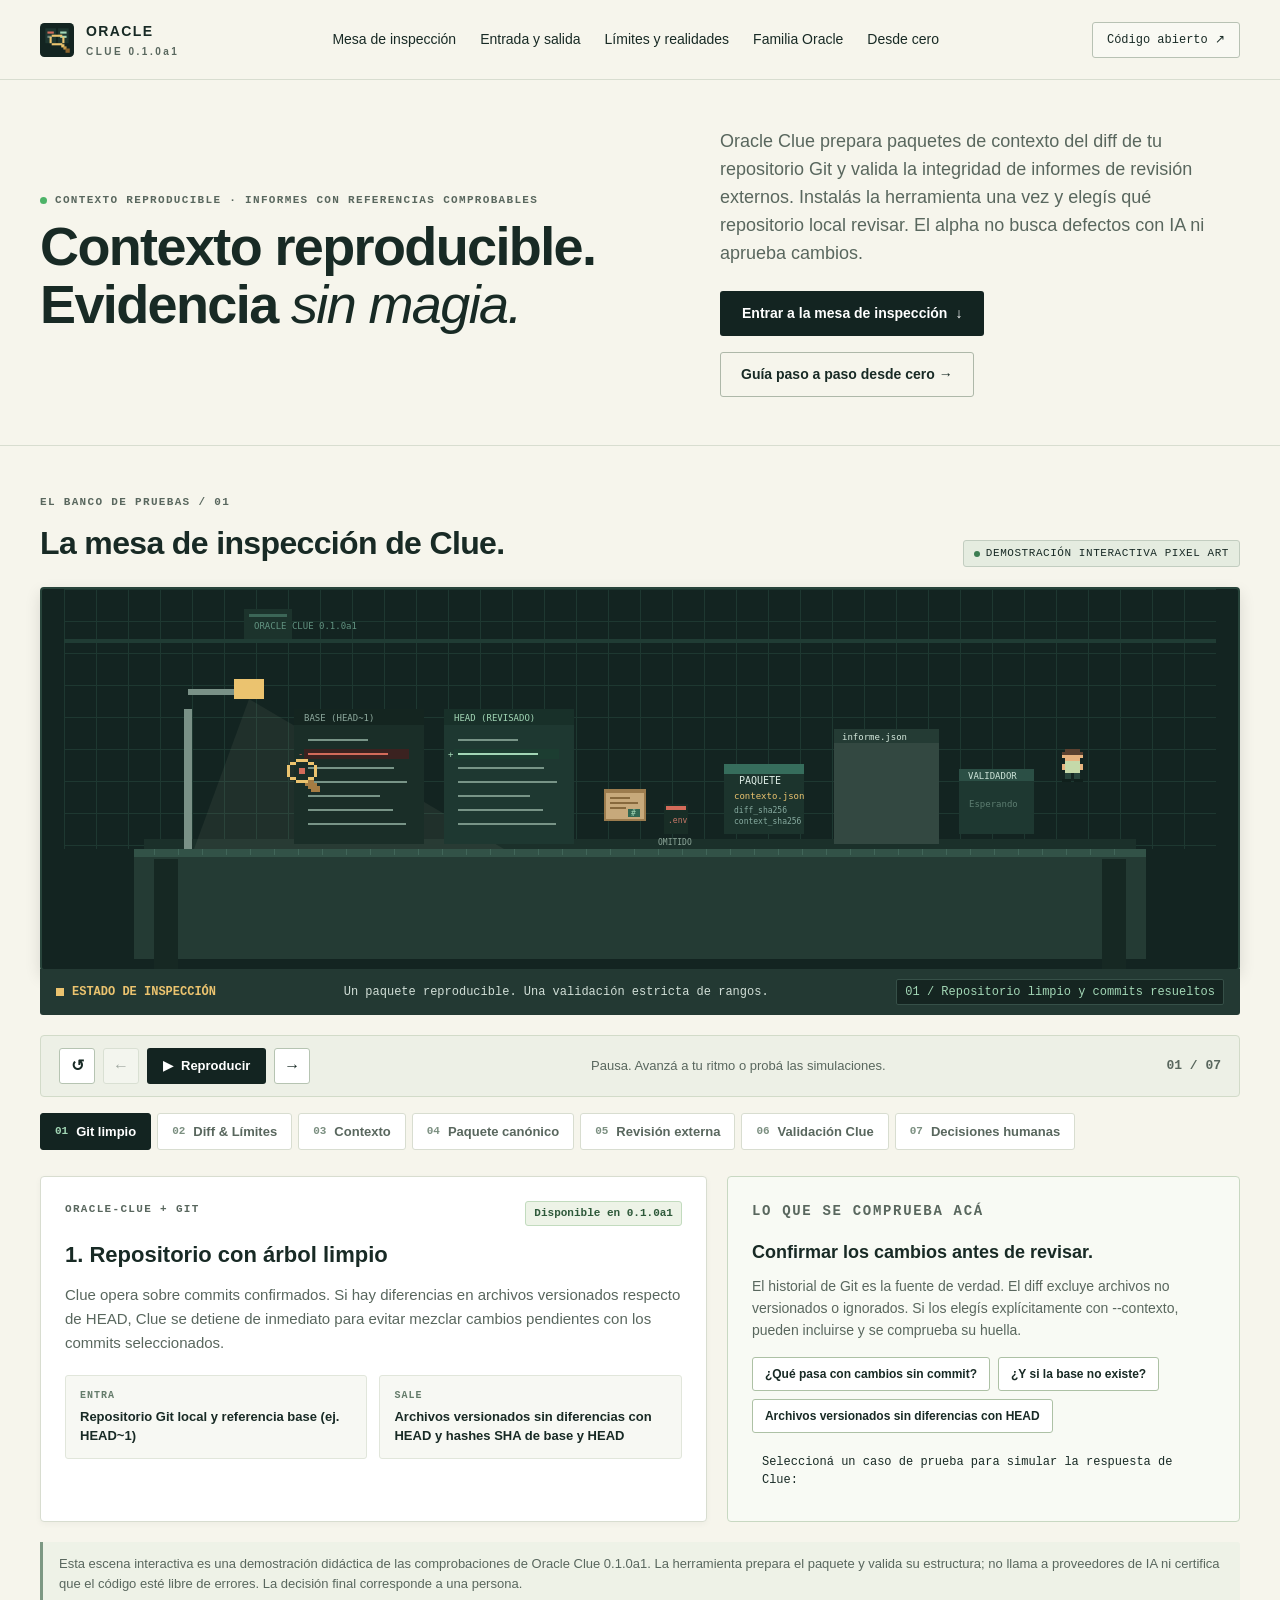
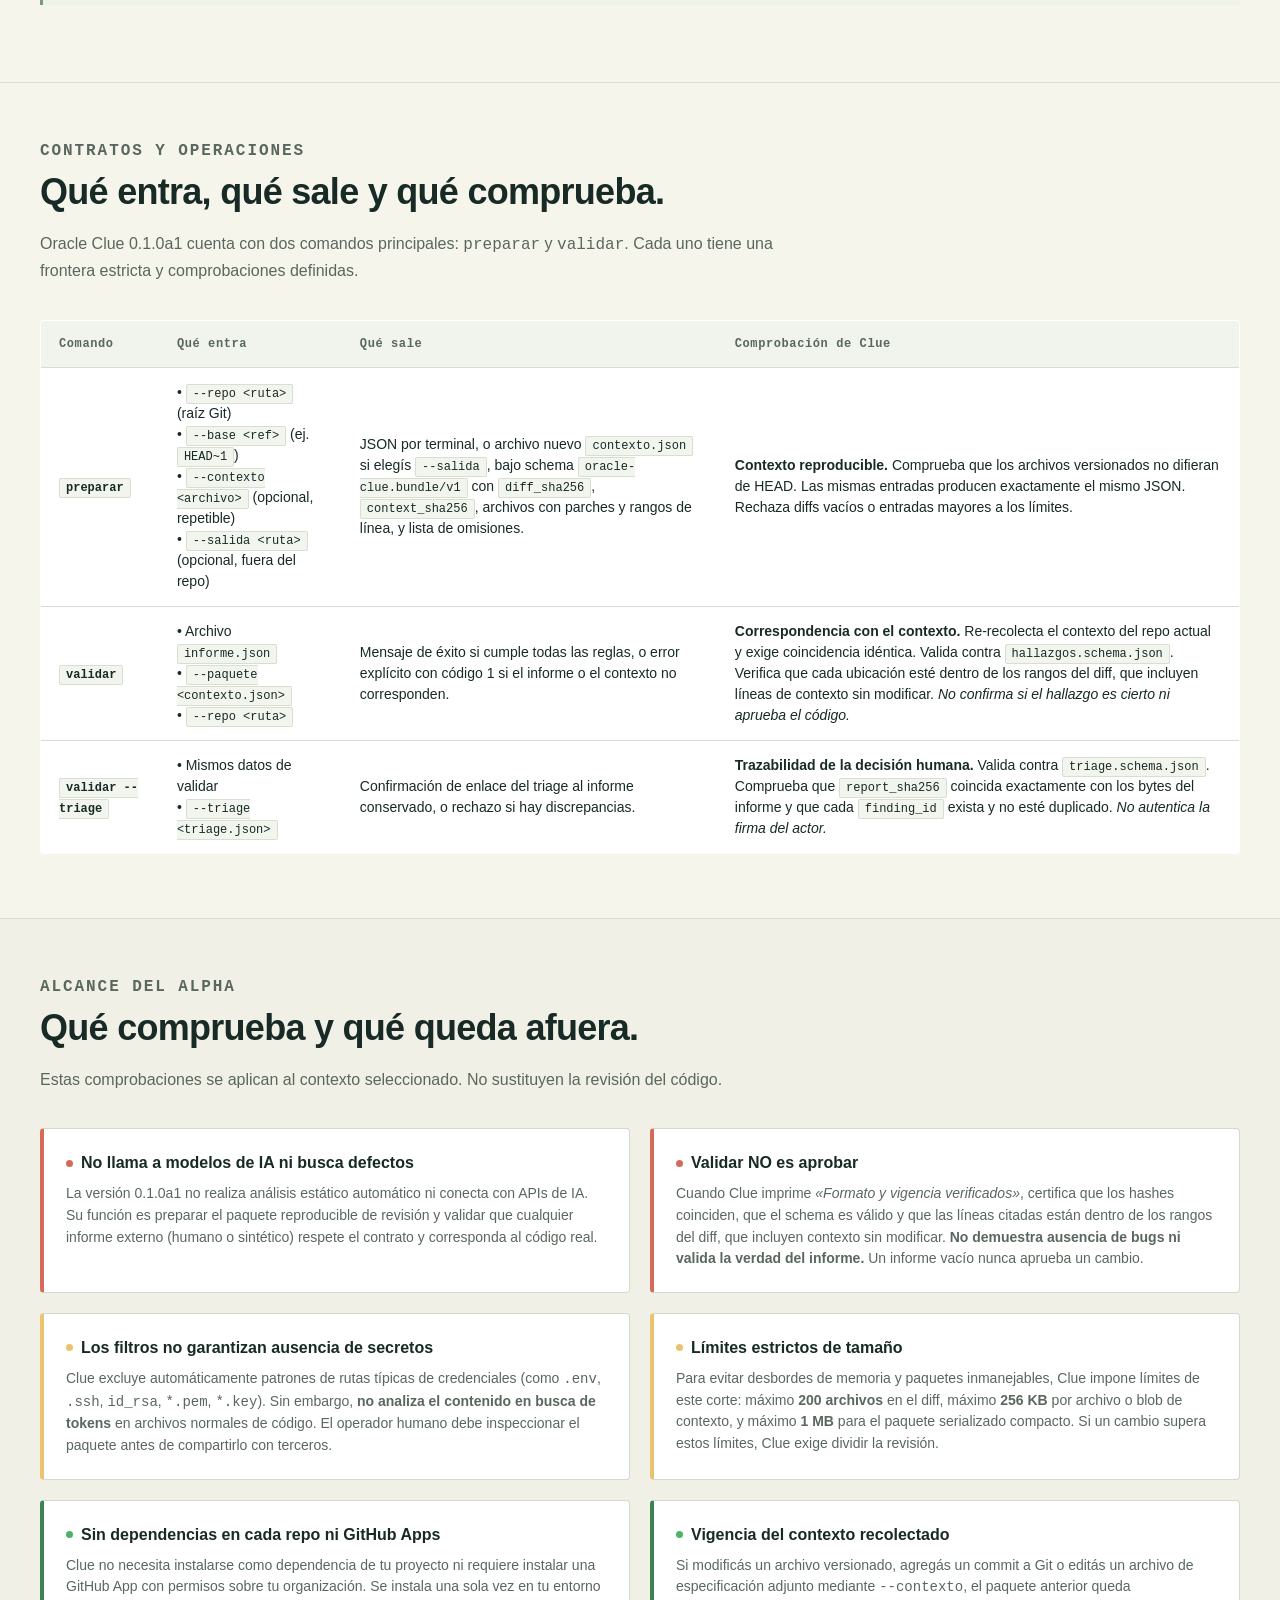
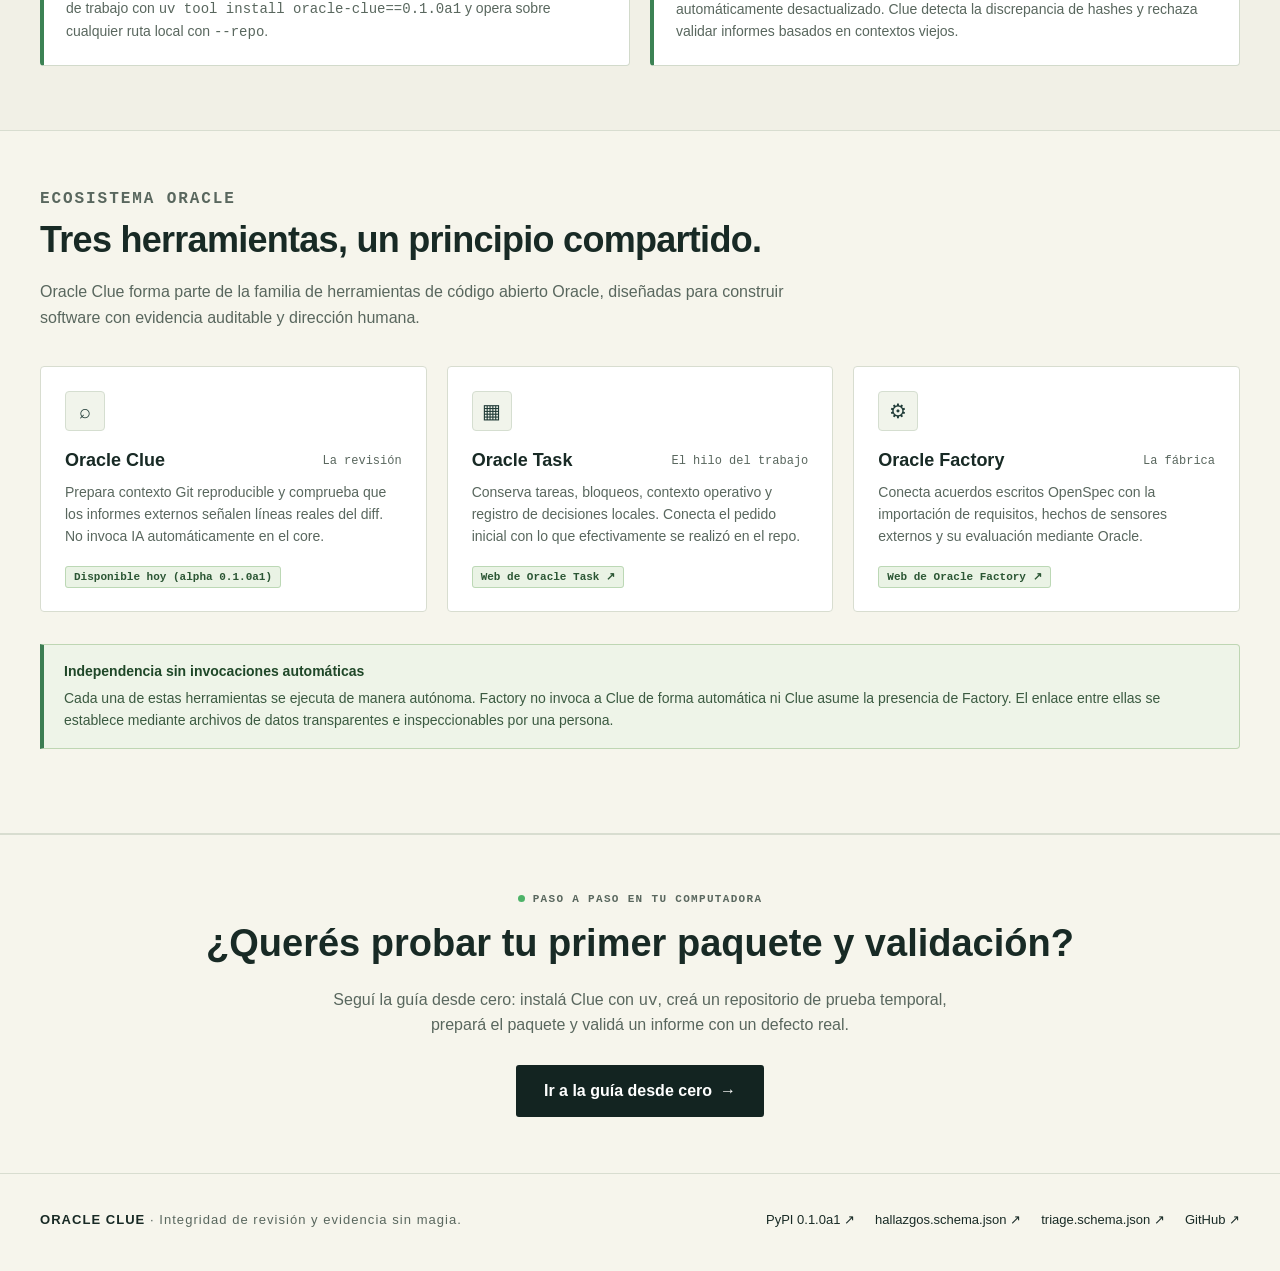
<file: docs/index.html>
<!doctype html>
<html lang="es">
<head>
  <meta charset="utf-8">
  <meta name="viewport" content="width=device-width, initial-scale=1">
  <meta name="description" content="Oracle Clue: preparación local de contexto Git reproducible y validación de huellas y estructura de informes de revisión externos. Instalás la herramienta una vez y elegís qué repositorio local revisar. El alpha no busca defectos con IA ni aprueba cambios.">
  <meta name="theme-color" content="#132421">
  <title>Oracle Clue — Contexto reproducible e integridad de revisión</title>
  <link rel="icon" href="./assets/favicon.svg" type="image/svg+xml">
  <link rel="stylesheet" href="./assets/style.css">
  <script src="./assets/clue.js" defer></script>
</head>
<body>
<a class="skip" href="#mesa">Saltar a la mesa de inspección</a>

<header class="topbar wrap">
  <a class="brand" href="./index.html" aria-label="Oracle Clue, inicio">
    <svg viewBox="0 0 32 32" aria-hidden="true">
      <rect width="32" height="32" rx="4" fill="#132421"/>
      <rect x="5" y="5" width="10" height="14" fill="#1e3630"/>
      <rect x="17" y="5" width="10" height="14" fill="#1e3630"/>
      <rect x="7" y="8" width="6" height="2" fill="#d46b5a"/>
      <rect x="7" y="12" width="4" height="2" fill="#738b82"/>
      <rect x="19" y="8" width="6" height="2" fill="#a2d6b5"/>
      <rect x="19" y="12" width="6" height="2" fill="#a2d6b5"/>
      <rect x="11" y="11" width="10" height="2" fill="#ebc36f"/>
      <rect x="11" y="19" width="10" height="2" fill="#ebc36f"/>
      <rect x="9" y="13" width="2" height="6" fill="#ebc36f"/>
      <rect x="21" y="13" width="2" height="6" fill="#ebc36f"/>
      <rect x="20" y="20" width="3" height="3" fill="#ebc36f"/>
      <rect x="22" y="22" width="3" height="3" fill="#c79947"/>
      <rect x="24" y="24" width="4" height="4" fill="#8c642d"/>
    </svg>
    <span>ORACLE <span class="brand-detail">CLUE 0.1.0a1</span></span>
  </a>
  <nav aria-label="Navegación principal">
    <a href="#mesa">Mesa de inspección</a>
    <a href="#contratos">Entrada y salida</a>
    <a href="#limites">Límites y realidades</a>
    <a href="#familia">Familia Oracle</a>
    <a href="./desde-cero.html">Desde cero</a>
  </nav>
  <a class="repo-link" href="https://github.com/Segtem/oracle-clue" target="_blank" rel="noreferrer">Código abierto <span aria-hidden="true">↗</span></a>
</header>

<main id="inicio">
<section class="hero wrap" aria-labelledby="hero-title">
  <div>
    <p class="eyebrow"><span class="signal green"></span> CONTEXTO REPRODUCIBLE · INFORMES CON REFERENCIAS COMPROBABLES</p>
    <h1 id="hero-title">Contexto reproducible.<br>Evidencia <em>sin magia.</em></h1>
  </div>
  <div class="hero-copy">
    <p>Oracle Clue prepara paquetes de contexto del diff de tu repositorio Git y valida la integridad de informes de revisión externos. Instalás la herramienta una vez y elegís qué repositorio local revisar. El alpha no busca defectos con IA ni aprueba cambios.</p>
    <div class="hero-actions">
      <a class="primary-btn" href="#mesa">Entrar a la mesa de inspección <span aria-hidden="true">↓</span></a>
      <a class="secondary-btn" href="./desde-cero.html">Guía paso a paso desde cero <span aria-hidden="true">→</span></a>
    </div>
  </div>
</section>

<section id="mesa" class="workshop wrap" aria-labelledby="workshop-title">
  <div class="workshop-top">
    <div>
      <p class="eyebrow">EL BANCO DE PRUEBAS / 01</p>
      <h2 id="workshop-title">La mesa de inspección de Clue.</h2>
    </div>
    <span class="demo-tag"><span></span> DEMOSTRACIÓN INTERACTIVA PIXEL ART</span>
  </div>

  <div class="scene-scroll" tabindex="0" aria-label="Escena pixel art de la mesa de inspección. Desplazable horizontalmente en pantallas pequeñas.">
    <canvas id="clue-scene" width="1152" height="380" aria-label="Mesa de inspección de Oracle Clue con siete estaciones: árbol Git limpio, diff y límites, archivos de contexto, paquete canónico contexto.json, informe externo con hallazgos pendientes, validación de correspondencia de Clue y decisiones humanas separadas.">
      La mesa de inspección de Clue recorre siete estaciones: 1) Verificación de repositorio limpio, 2) Extracción de diff y descarte de credenciales conocidas, 3) Adición de archivos de contexto con sus hashes individuales, 4) Serialización del contexto en contexto.json fuera del repositorio, 5) Recepción de informe externo con hallazgos en estado exclusivamente pendiente, 6) Validación de Clue que asegura que las líneas pertenezcan al diff real, y 7) Registro de decisiones humanas separadas en triage.json. Consultá sus detalles en los paneles inferiores.
    </canvas>
  </div>

  <div class="tracker-strip">
    <span class="tracker-label"><i aria-hidden="true"></i> ESTADO DE INSPECCIÓN</span>
    <span>Un paquete reproducible. Una validación estricta de rangos.</span>
    <span id="tracker-status">01 / Repositorio limpio y commits resueltos</span>
  </div>

  <div class="journey-controls">
    <div class="transport">
      <button id="restart" class="icon-button" aria-label="Volver a la primera etapa" title="Volver al inicio (Tecla R)">↺</button>
      <button id="previous" class="icon-button" aria-label="Etapa anterior" title="Etapa anterior (Flecha Izquierda)">←</button>
      <button id="play" class="play-button" aria-pressed="false">
        <span id="play-icon" aria-hidden="true">▶</span>
        <span id="play-label">Reproducir</span>
      </button>
      <button id="next" class="icon-button" aria-label="Etapa siguiente" title="Etapa siguiente (Flecha Derecha)">→</button>
    </div>
    <p id="motion-status">Avanzá a tu ritmo o probá los casos de simulación.</p>
    <span id="counter" class="counter">01 / 07</span>
  </div>

  <nav class="stations" aria-label="Explorar las etapas de inspección">
    <button data-stage="0" aria-current="step"><span>01</span>Git limpio</button>
    <button data-stage="1"><span>02</span>Diff & Límites</button>
    <button data-stage="2"><span>03</span>Contexto</button>
    <button data-stage="3"><span>04</span>Paquete canónico</button>
    <button data-stage="4"><span>05</span>Revisión externa</button>
    <button data-stage="5"><span>06</span>Validación Clue</button>
    <button data-stage="6"><span>07</span>Decisiones humanas</button>
  </nav>

  <div class="stage-detail">
    <article class="explanation" aria-live="polite" aria-atomic="true">
      <div class="stage-heading">
        <p id="stage-tool" class="eyebrow">ORACLE-CLUE + GIT</p>
        <span id="stage-maturity" class="maturity">Disponible en 0.1.0a1</span>
      </div>
      <h3 id="stage-title">1. Repositorio con árbol limpio</h3>
      <p id="stage-copy" class="stage-copy">Clue opera sobre commits confirmados. Si hay diferencias en archivos versionados respecto de HEAD, Clue se detiene de inmediato para evitar mezclar cambios pendientes con los commits seleccionados.</p>
      <dl class="artifacts">
        <div>
          <dt>ENTRA</dt>
          <dd id="stage-input">Repositorio Git local y referencia base (ej. HEAD~1)</dd>
        </div>
        <div>
          <dt>SALE</dt>
          <dd id="stage-output">Archivos versionados sin diferencias con HEAD y hashes SHA de base y HEAD</dd>
        </div>
      </dl>
    </article>

    <aside class="decision" id="decision-panel">
      <p class="eyebrow" id="decision-label">LO QUE SE COMPRUEBA ACÁ</p>
      <h4 id="decision-title">Confirmar los cambios antes de revisar.</h4>
      <p id="decision-copy">El historial de Git es la fuente de verdad. El diff excluye archivos no versionados o ignorados. Un archivo que selecciones explícitamente con --contexto sí puede incluirse y queda comprobado por su huella.</p>
      <div id="decision-actions"></div>
      <div id="decision-feedback" role="status">Seleccioná un caso de prueba para simular la respuesta de Clue:</div>
    </aside>
  </div>

  <p class="simulation-note">Esta escena interactiva es una demostración didáctica de las comprobaciones de Oracle Clue 0.1.0a1. La herramienta prepara el paquete y valida su estructura; no llama a proveedores de IA ni certifica que el código esté libre de errores. La decisión final corresponde a una persona.</p>

  <noscript>
    <div class="guide-callout warning">
      <strong>Recorrido sin JavaScript</strong>
      <p>La demostración animada requiere JavaScript para el canvas. Podés consultar todo el flujo, los comandos de terminal y las explicaciones completas en las secciones siguientes y en la <a href="./desde-cero.html">guía paso a paso</a>.</p>
    </div>
  </noscript>
</section>

<section id="contratos" class="contracts-section wrap" aria-labelledby="contratos-title">
  <div class="section-intro">
    <p class="eyebrow">CONTRATOS Y OPERACIONES</p>
    <h2 id="contratos-title">Qué entra, qué sale y qué comprueba.</h2>
    <p>Oracle Clue 0.1.0a1 cuenta con dos comandos principales: <code>preparar</code> y <code>validar</code>. Cada uno tiene una frontera estricta y comprobaciones definidas.</p>
  </div>

  <div style="overflow-x: auto;">
    <table class="contract-table">
      <thead>
        <tr>
          <th>Comando</th>
          <th>Qué entra</th>
          <th>Qué sale</th>
          <th>Comprobación de Clue</th>
        </tr>
      </thead>
      <tbody>
        <tr>
          <td><strong><code>preparar</code></strong></td>
          <td>
            • <code>--repo &lt;ruta&gt;</code> (raíz Git)<br>
            • <code>--base &lt;ref&gt;</code> (ej. <code>HEAD~1</code>)<br>
            • <code>--contexto &lt;archivo&gt;</code> (opcional, repetible)<br>
            • <code>--salida &lt;ruta&gt;</code> (opcional, fuera del repo)
          </td>
          <td>
            JSON por terminal, o archivo nuevo <code>contexto.json</code> si elegís <code>--salida</code>, bajo schema <code>oracle-clue.bundle/v1</code> con <code>diff_sha256</code>, <code>context_sha256</code>, archivos con parches y rangos de línea, y lista de omisiones.
          </td>
          <td>
            <strong>Contexto reproducible.</strong> Comprueba que los archivos versionados no difieran de HEAD. Las mismas entradas producen exactamente el mismo JSON. Rechaza diffs vacíos o entradas mayores a los límites.
          </td>
        </tr>
        <tr>
          <td><strong><code>validar</code></strong></td>
          <td>
            • Archivo <code>informe.json</code><br>
            • <code>--paquete &lt;contexto.json&gt;</code><br>
            • <code>--repo &lt;ruta&gt;</code>
          </td>
          <td>
            Mensaje de éxito si cumple todas las reglas, o error explícito con código 1 si el informe o el contexto no corresponden.
          </td>
          <td>
            <strong>Correspondencia con el contexto.</strong> Re-recolecta el contexto del repo actual y exige coincidencia idéntica. Valida contra <code>hallazgos.schema.json</code>. Verifica que cada ubicación esté dentro de los rangos del diff, que incluyen líneas de contexto sin modificar. <em>No confirma si el hallazgo es cierto ni aprueba el código.</em>
          </td>
        </tr>
        <tr>
          <td><strong><code>validar --triage</code></strong></td>
          <td>
            • Mismos datos de validar<br>
            • <code>--triage &lt;triage.json&gt;</code>
          </td>
          <td>
            Confirmación de enlace del triage al informe conservado, o rechazo si hay discrepancias.
          </td>
          <td>
            <strong>Trazabilidad de la decisión humana.</strong> Valida contra <code>triage.schema.json</code>. Comprueba que <code>report_sha256</code> coincida exactamente con los bytes del informe y que cada <code>finding_id</code> exista y no esté duplicado. <em>No autentica la firma del actor.</em>
          </td>
        </tr>
      </tbody>
    </table>
  </div>
</section>

<section id="limites" class="boundaries-section wrap" aria-labelledby="limites-title">
  <div class="section-intro">
    <p class="eyebrow">ALCANCE DEL ALPHA</p>
    <h2 id="limites-title">Qué comprueba y qué queda afuera.</h2>
    <p>Estas comprobaciones se aplican al contexto seleccionado. No sustituyen la revisión del código.</p>
  </div>

  <div class="reality-cards">
    <article class="reality-card danger">
      <h3><span class="signal brick"></span> No llama a modelos de IA ni busca defectos</h3>
      <p>La versión 0.1.0a1 no realiza análisis estático automático ni conecta con APIs de IA. Su función es preparar el paquete reproducible de revisión y validar que cualquier informe externo (humano o sintético) respete el contrato y corresponda al código real.</p>
    </article>

    <article class="reality-card danger">
      <h3><span class="signal brick"></span> Validar NO es aprobar</h3>
      <p>Cuando Clue imprime <em>«Formato y vigencia verificados»</em>, certifica que los hashes coinciden, que el schema es válido y que las líneas citadas están dentro de los rangos del diff, que incluyen contexto sin modificar. <strong>No demuestra ausencia de bugs ni valida la verdad del informe.</strong> Un informe vacío nunca aprueba un cambio.</p>
    </article>

    <article class="reality-card warning">
      <h3><span class="signal"></span> Los filtros no garantizan ausencia de secretos</h3>
      <p>Clue excluye automáticamente patrones de rutas típicas de credenciales (como <code>.env</code>, <code>.ssh</code>, <code>id_rsa</code>, <code>*.pem</code>, <code>*.key</code>). Sin embargo, <strong>no analiza el contenido en busca de tokens</strong> en archivos normales de código. El operador humano debe inspeccionar el paquete antes de compartirlo con terceros.</p>
    </article>

    <article class="reality-card warning">
      <h3><span class="signal"></span> Límites estrictos de tamaño</h3>
      <p>Para evitar desbordes de memoria y paquetes inmanejables, Clue impone límites de este corte: máximo <strong>200 archivos</strong> en el diff, máximo <strong>256 KB</strong> por archivo o blob de contexto, y máximo <strong>1 MB</strong> para el paquete serializado compacto. Si un cambio supera estos límites, Clue exige dividir la revisión.</p>
    </article>

    <article class="reality-card success">
      <h3><span class="signal green"></span> Sin dependencias en cada repo ni GitHub Apps</h3>
      <p>Clue no necesita instalarse como dependencia de tu proyecto ni requiere instalar una GitHub App con permisos sobre tu organización. Se instala una sola vez en tu entorno de trabajo con <code>uv tool install oracle-clue==0.1.0a1</code> y opera sobre cualquier ruta local con <code>--repo</code>.</p>
    </article>

    <article class="reality-card success">
      <h3><span class="signal green"></span> Vigencia del contexto recolectado</h3>
      <p>Si modificás un archivo versionado, agregás un commit a Git o editás un archivo de especificación adjunto mediante <code>--contexto</code>, el paquete anterior queda automáticamente desactualizado. Clue detecta la discrepancia de hashes y rechaza validar informes basados en contextos viejos.</p>
    </article>
  </div>
</section>

<section id="familia" class="kit-section wrap" aria-labelledby="familia-title">
  <div class="section-intro">
    <div>
      <p class="eyebrow">ECOSISTEMA ORACLE</p>
      <h2 id="familia-title">Tres herramientas, un principio compartido.</h2>
    </div>
    <p>Oracle Clue forma parte de la familia de herramientas de código abierto Oracle, diseñadas para construir software con evidencia auditable y dirección humana.</p>
  </div>

  <div class="kit-grid">
    <article class="kit-item">
      <span class="tool-icon" aria-hidden="true">⌕</span>
      <div>
        <h3>Oracle Clue <span>La revisión</span></h3>
        <p>Prepara contexto Git reproducible y comprueba que los informes externos señalen líneas reales del diff. No invoca IA automáticamente en el core.</p>
        <span class="tool-status integrated">Disponible hoy (alpha 0.1.0a1)</span>
      </div>
    </article>

    <article class="kit-item">
      <span class="tool-icon" aria-hidden="true">▦</span>
      <div>
        <h3>Oracle Task <span>El hilo del trabajo</span></h3>
        <p>Conserva tareas, bloqueos, contexto operativo y registro de decisiones locales. Conecta el pedido inicial con lo que efectivamente se realizó en el repo.</p>
        <a class="tool-status integrated" style="text-decoration: none;" href="https://segtem.github.io/trackertast/" target="_blank" rel="noreferrer">Web de Oracle Task ↗</a>
      </div>
    </article>

    <article class="kit-item">
      <span class="tool-icon" aria-hidden="true">⚙</span>
      <div>
        <h3>Oracle Factory <span>La fábrica</span></h3>
        <p>Conecta acuerdos escritos OpenSpec con la importación de requisitos, hechos de sensores externos y su evaluación mediante Oracle.</p>
        <a class="tool-status integrated" style="text-decoration: none;" href="https://segtem.github.io/oracle-factory/" target="_blank" rel="noreferrer">Web de Oracle Factory ↗</a>
      </div>
    </article>
  </div>

  <div class="guide-callout" style="margin-top: 32px;">
    <strong>Independencia sin invocaciones automáticas</strong>
    <p>Cada una de estas herramientas se ejecuta de manera autónoma. Factory no invoca a Clue de forma automática ni Clue asume la presencia de Factory. El enlace entre ellas se establece mediante archivos de datos transparentes e inspeccionables por una persona.</p>
  </div>
</section>

<section class="wrap" style="padding: 56px 20px; text-align: center; border-top: 1px solid var(--line);">
  <p class="eyebrow" style="justify-content: center;"><span class="signal green"></span> PASO A PASO EN TU COMPUTADORA</p>
  <h2 style="font-size: clamp(26px, 4vw, 38px); margin: 0 0 16px 0; font-weight: 850;">¿Querés probar tu primer paquete y validación?</h2>
  <p style="font-size: 16px; color: var(--muted); max-width: 640px; margin: 0 auto 28px auto;">
    Seguí la guía desde cero: instalá Clue con <code>uv</code>, creá un repositorio de prueba temporal, prepará el paquete y validá un informe con un defecto real.
  </p>
  <a class="primary-btn" style="font-size: 16px; padding: 14px 28px;" href="./desde-cero.html">Ir a la guía desde cero <span aria-hidden="true">→</span></a>
</section>
</main>

<footer class="wrap">
  <a class="footer-brand" href="./index.html">ORACLE CLUE <span>· Integridad de revisión y evidencia sin magia.</span></a>
  <div>
    <a href="https://pypi.org/project/oracle-clue/0.1.0a1/" target="_blank" rel="noreferrer">PyPI 0.1.0a1 ↗</a>
    <a href="https://github.com/Segtem/oracle-clue/blob/v0.1.0a1/docs/hallazgos.schema.json" target="_blank" rel="noreferrer">hallazgos.schema.json ↗</a>
    <a href="https://github.com/Segtem/oracle-clue/blob/v0.1.0a1/docs/triage.schema.json" target="_blank" rel="noreferrer">triage.schema.json ↗</a>
    <a href="https://github.com/Segtem/oracle-clue" target="_blank" rel="noreferrer">GitHub ↗</a>
  </div>
</footer>

</body>
</html>
</file>
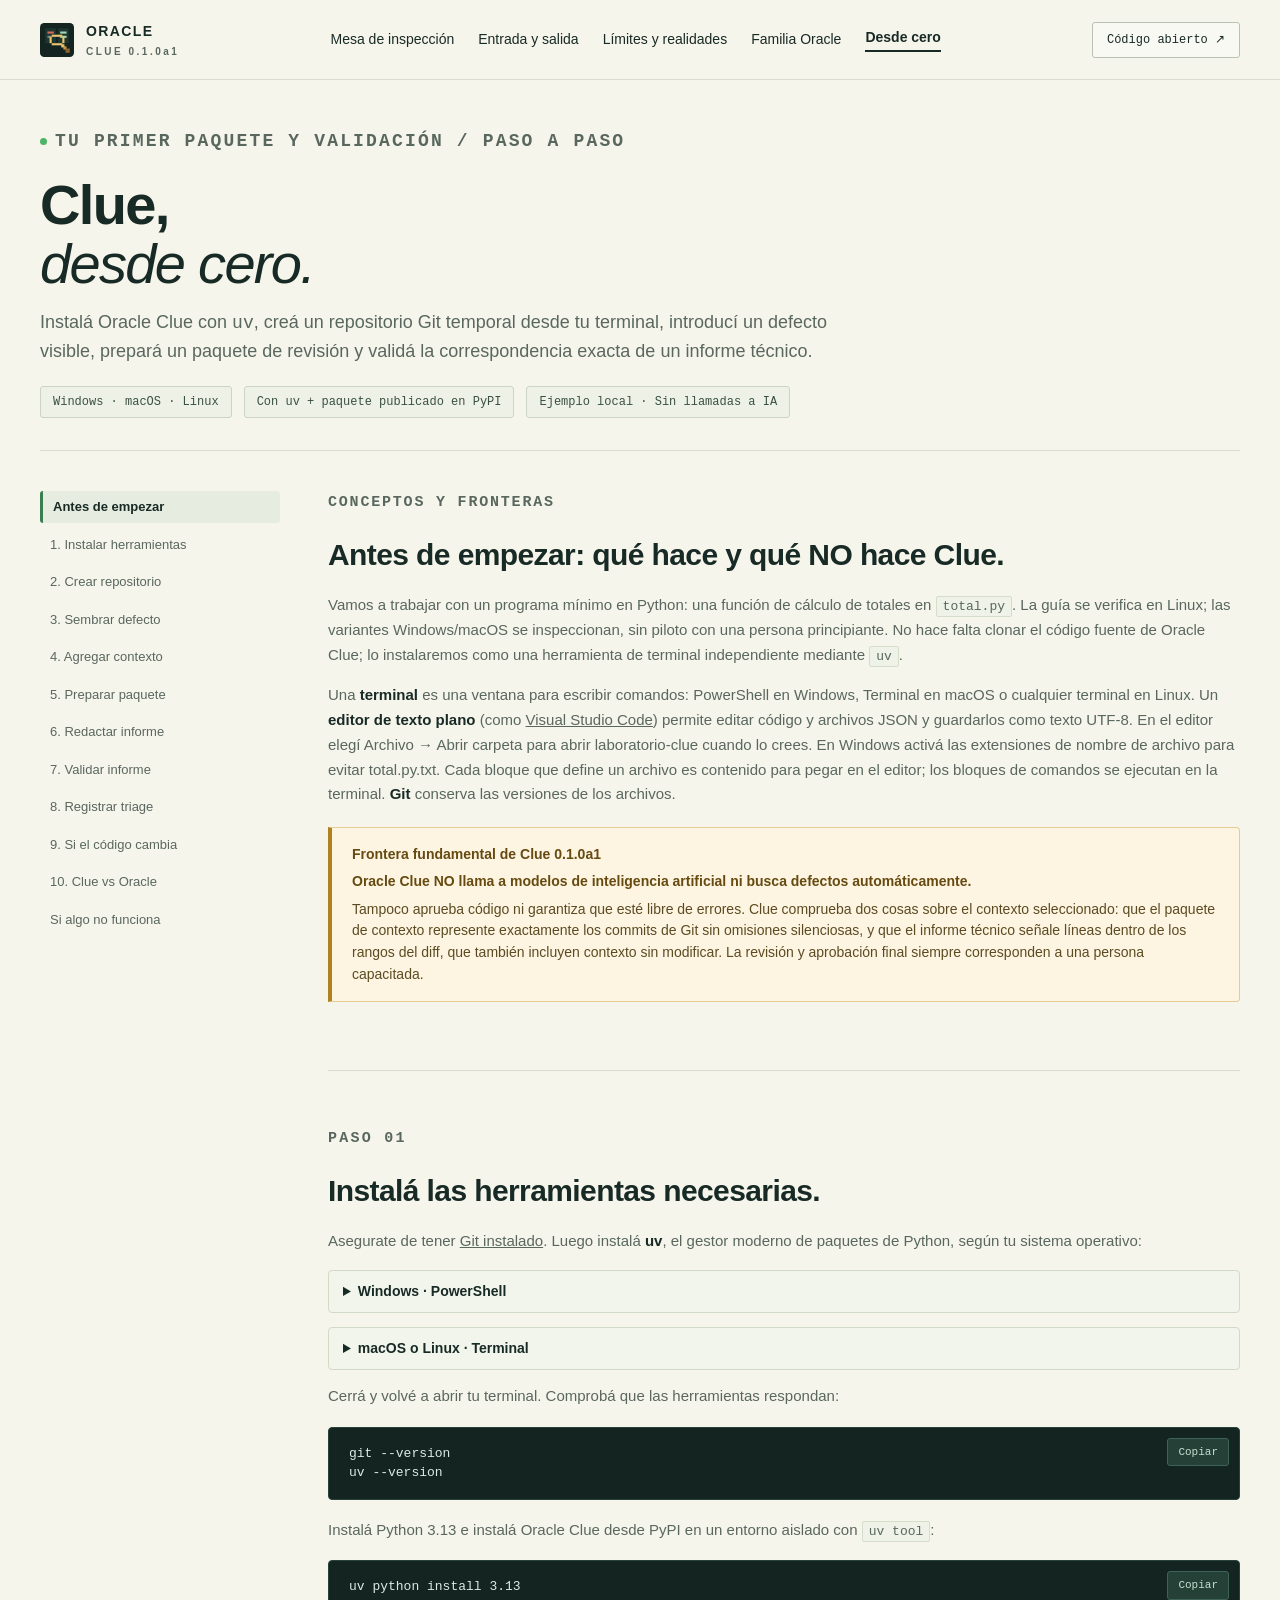
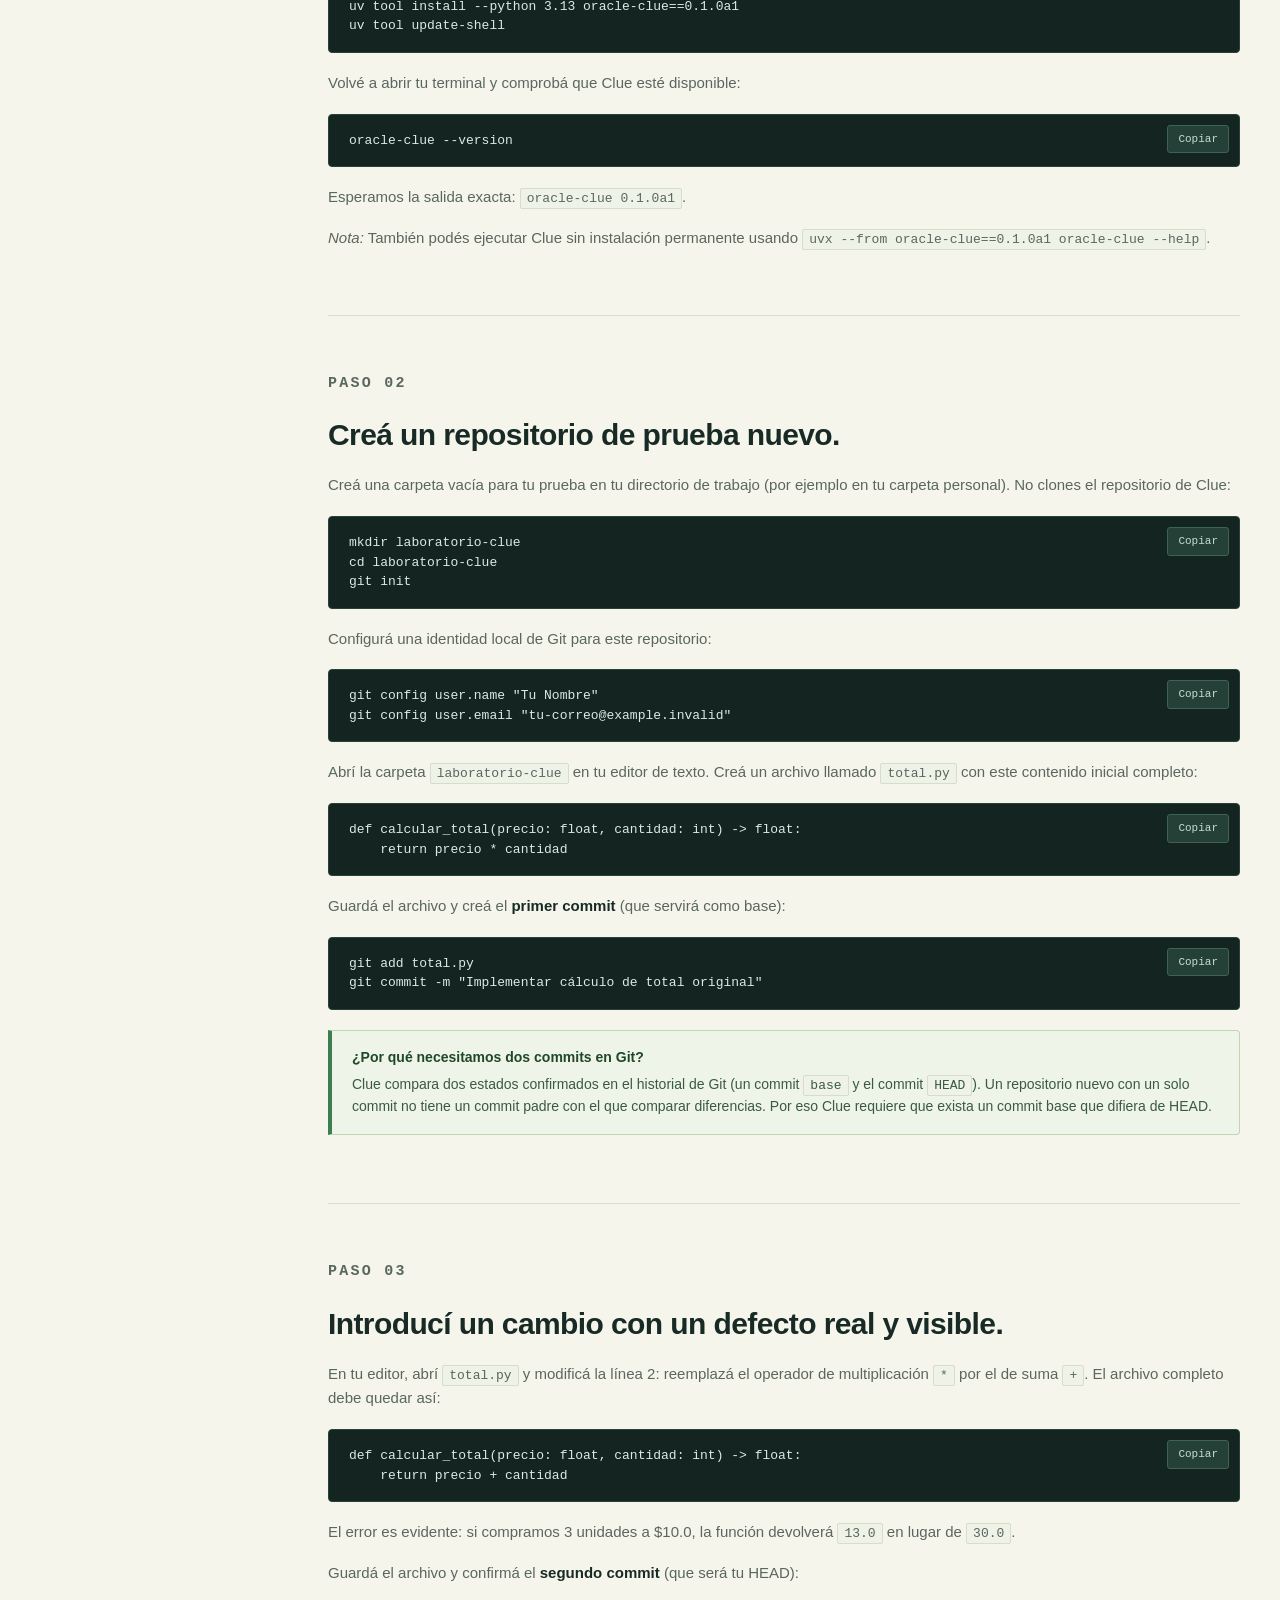
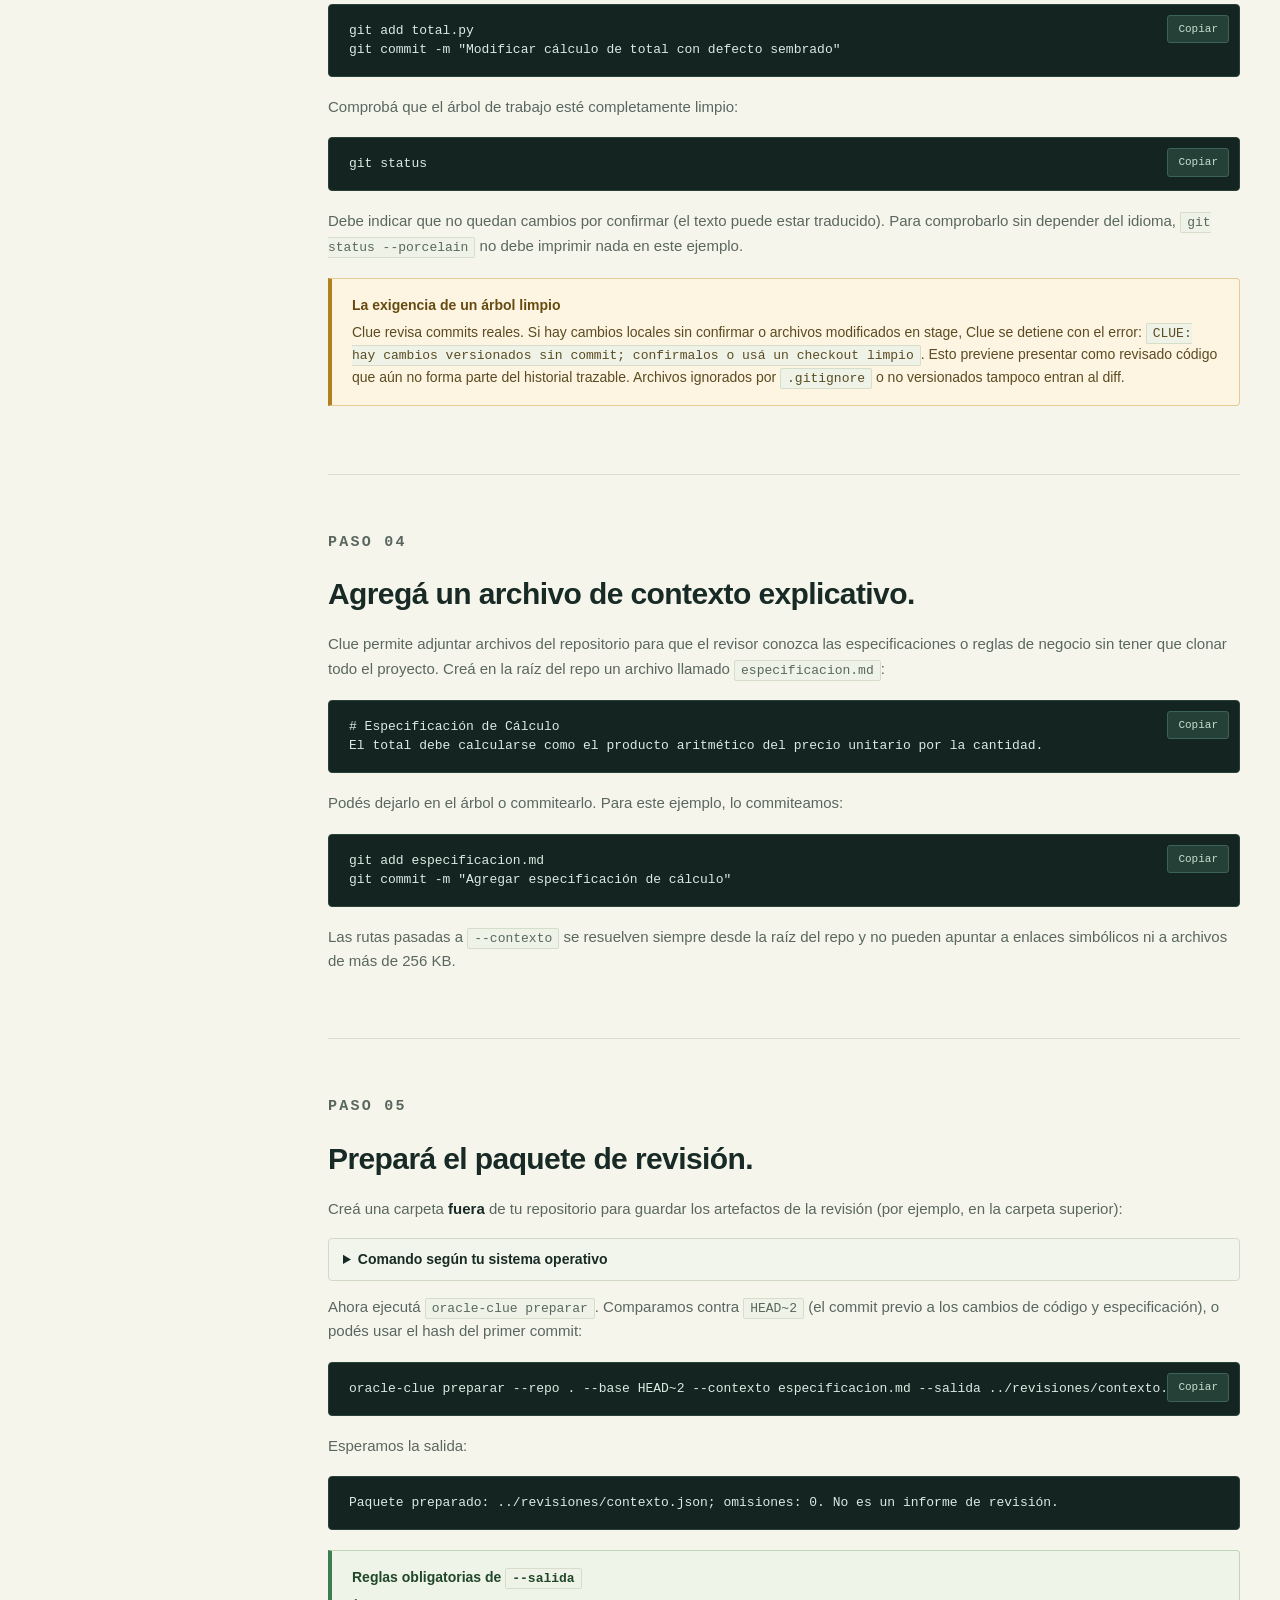
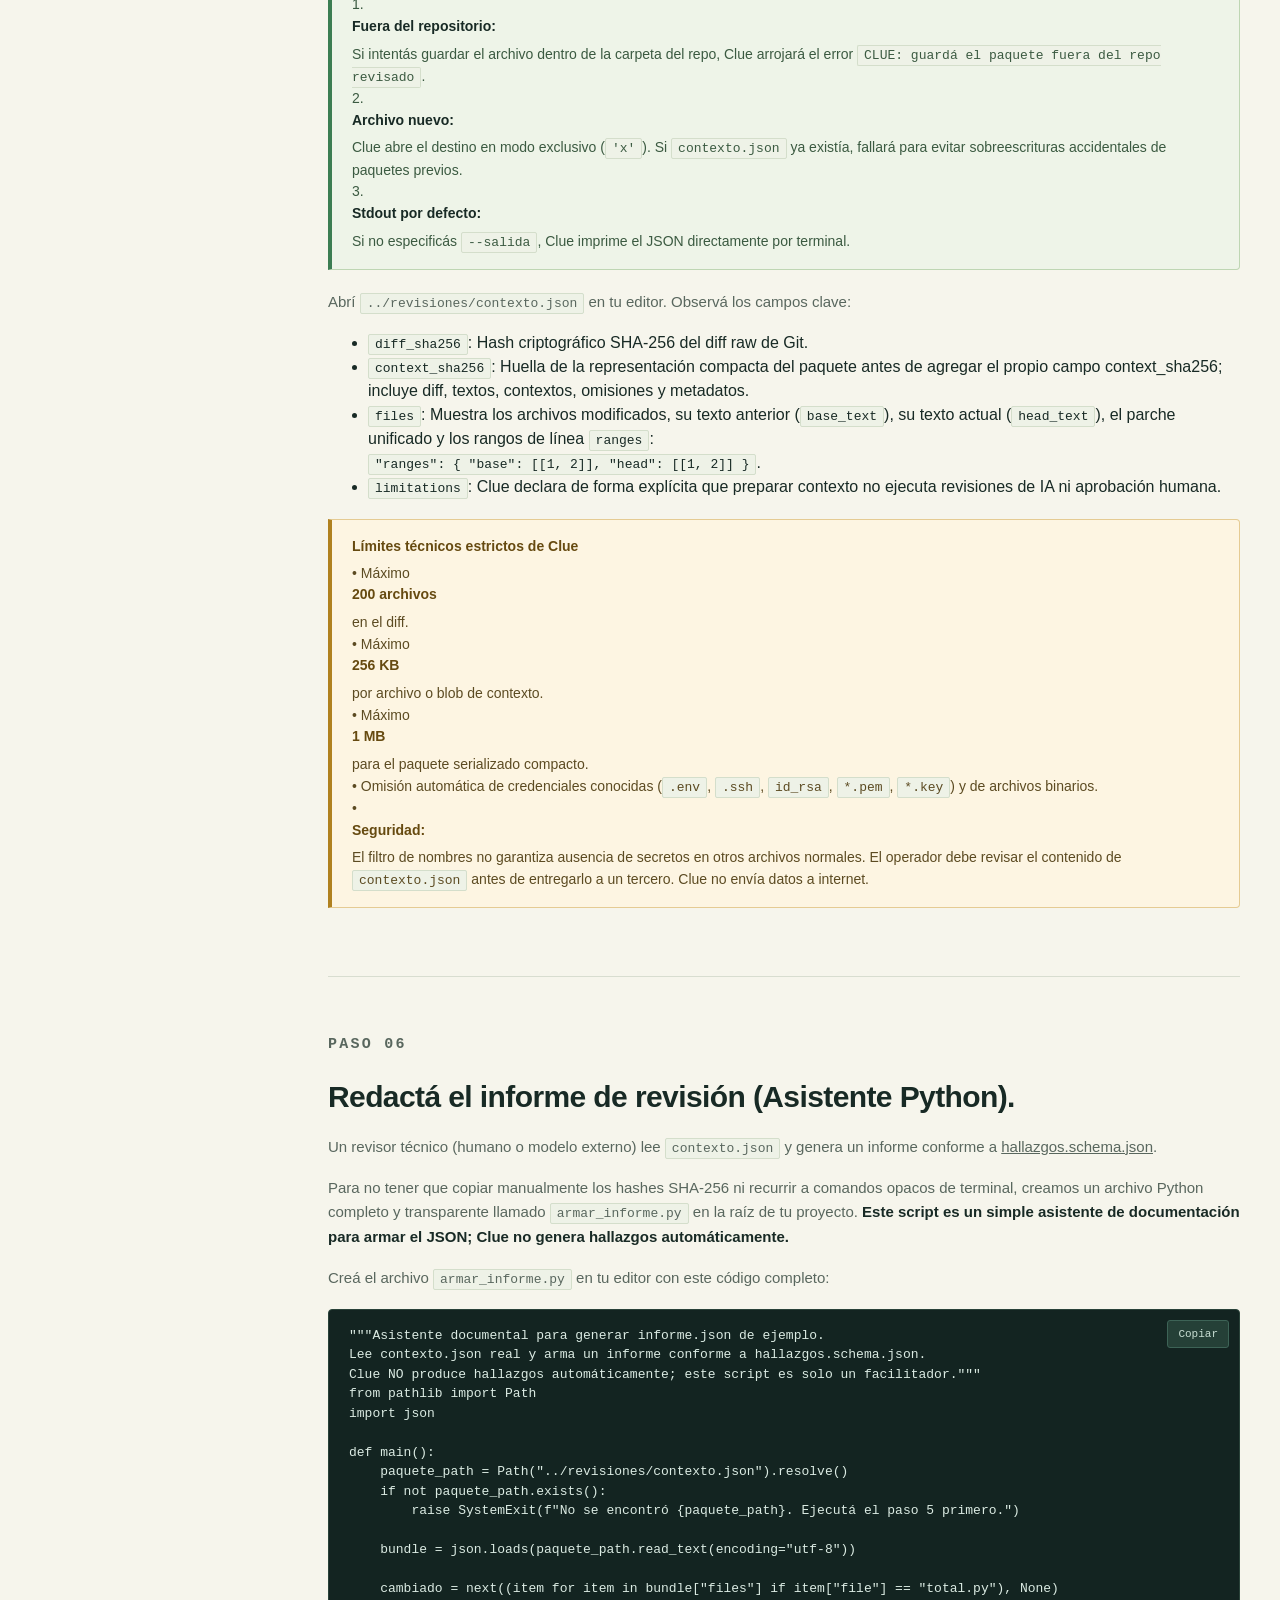
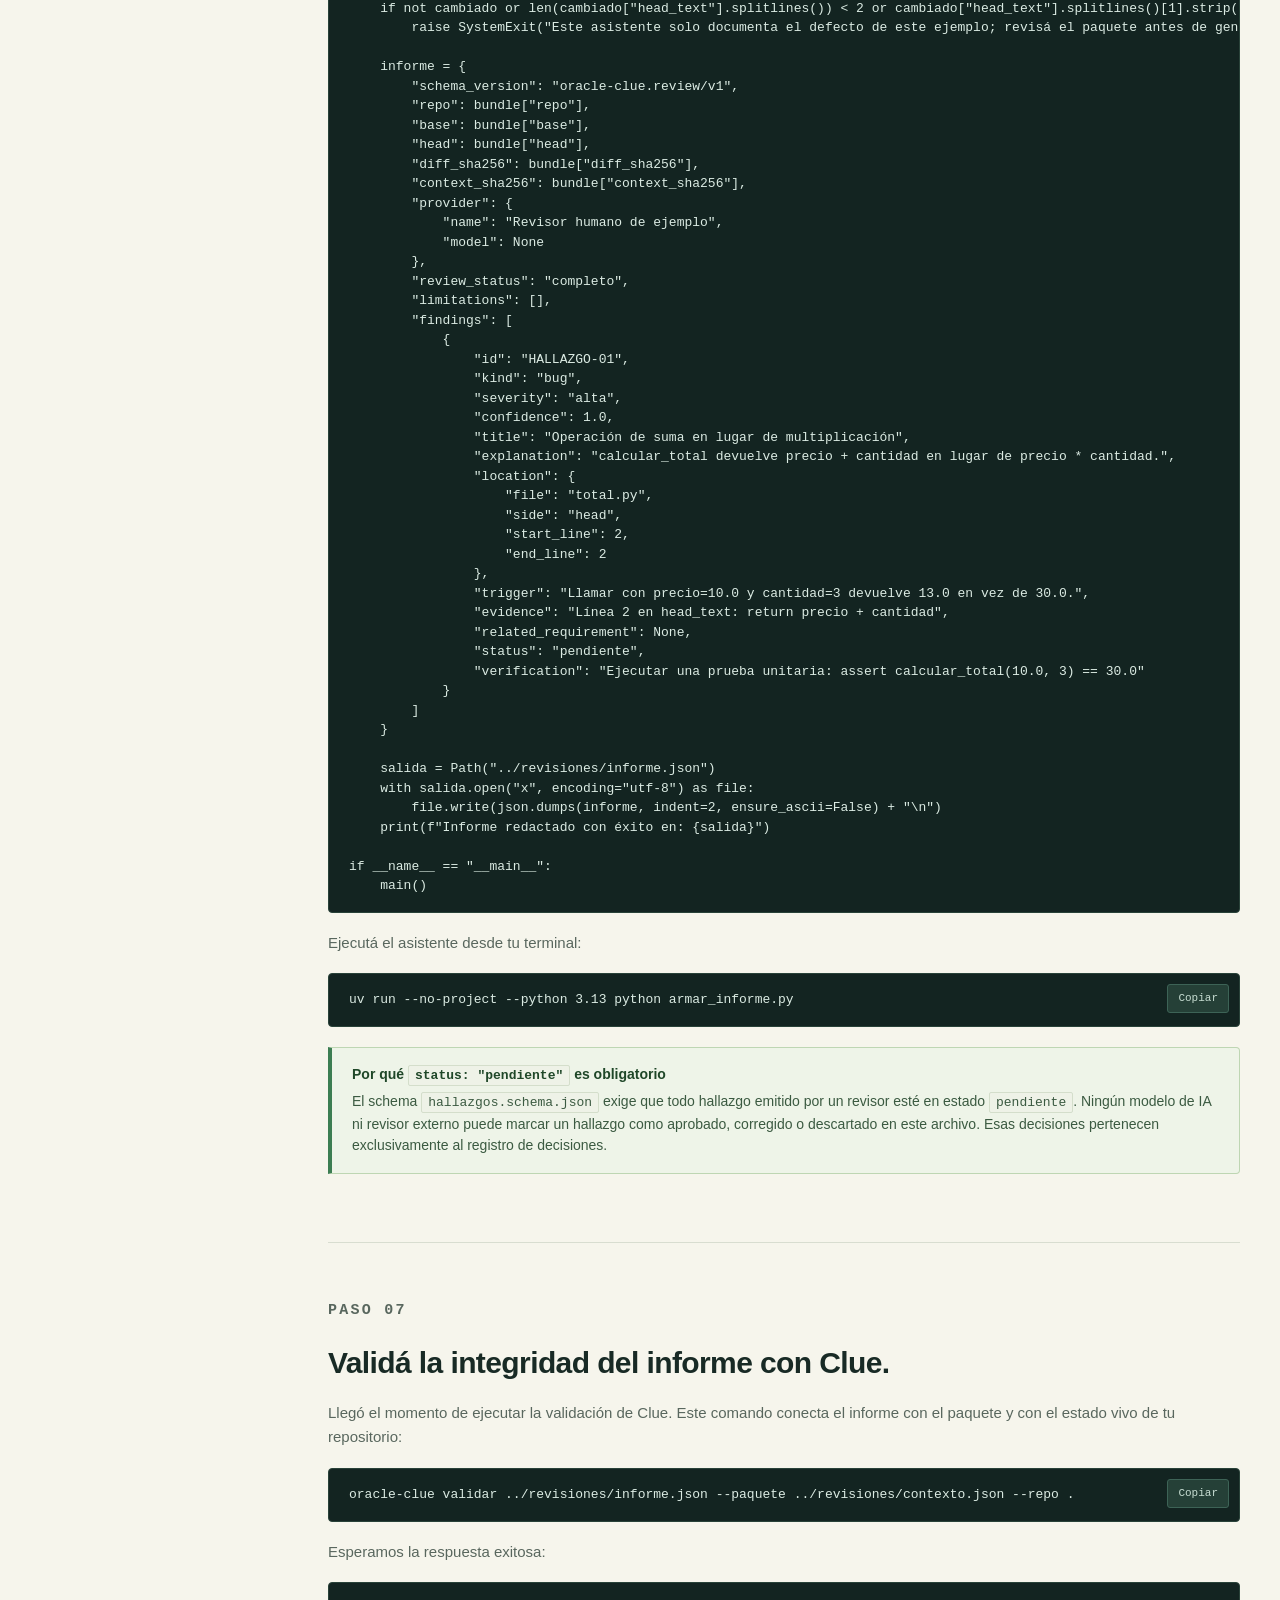
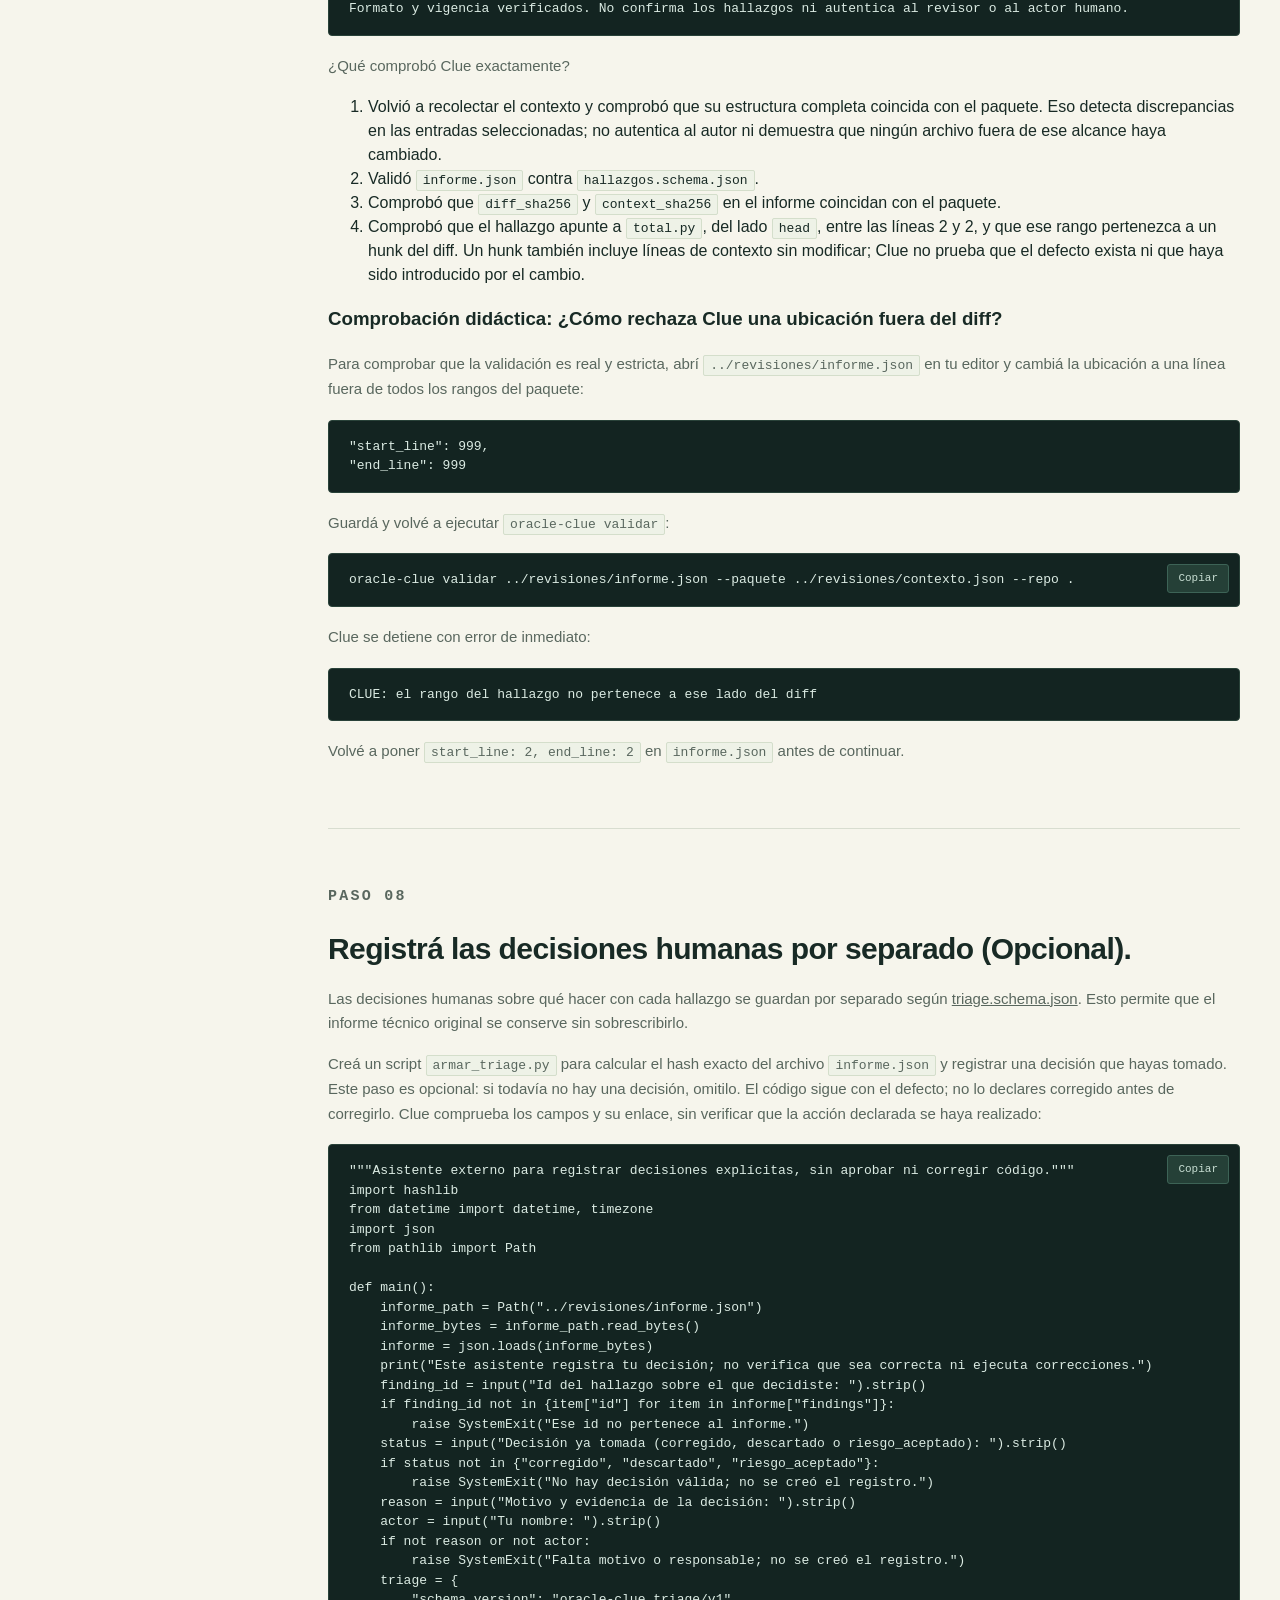
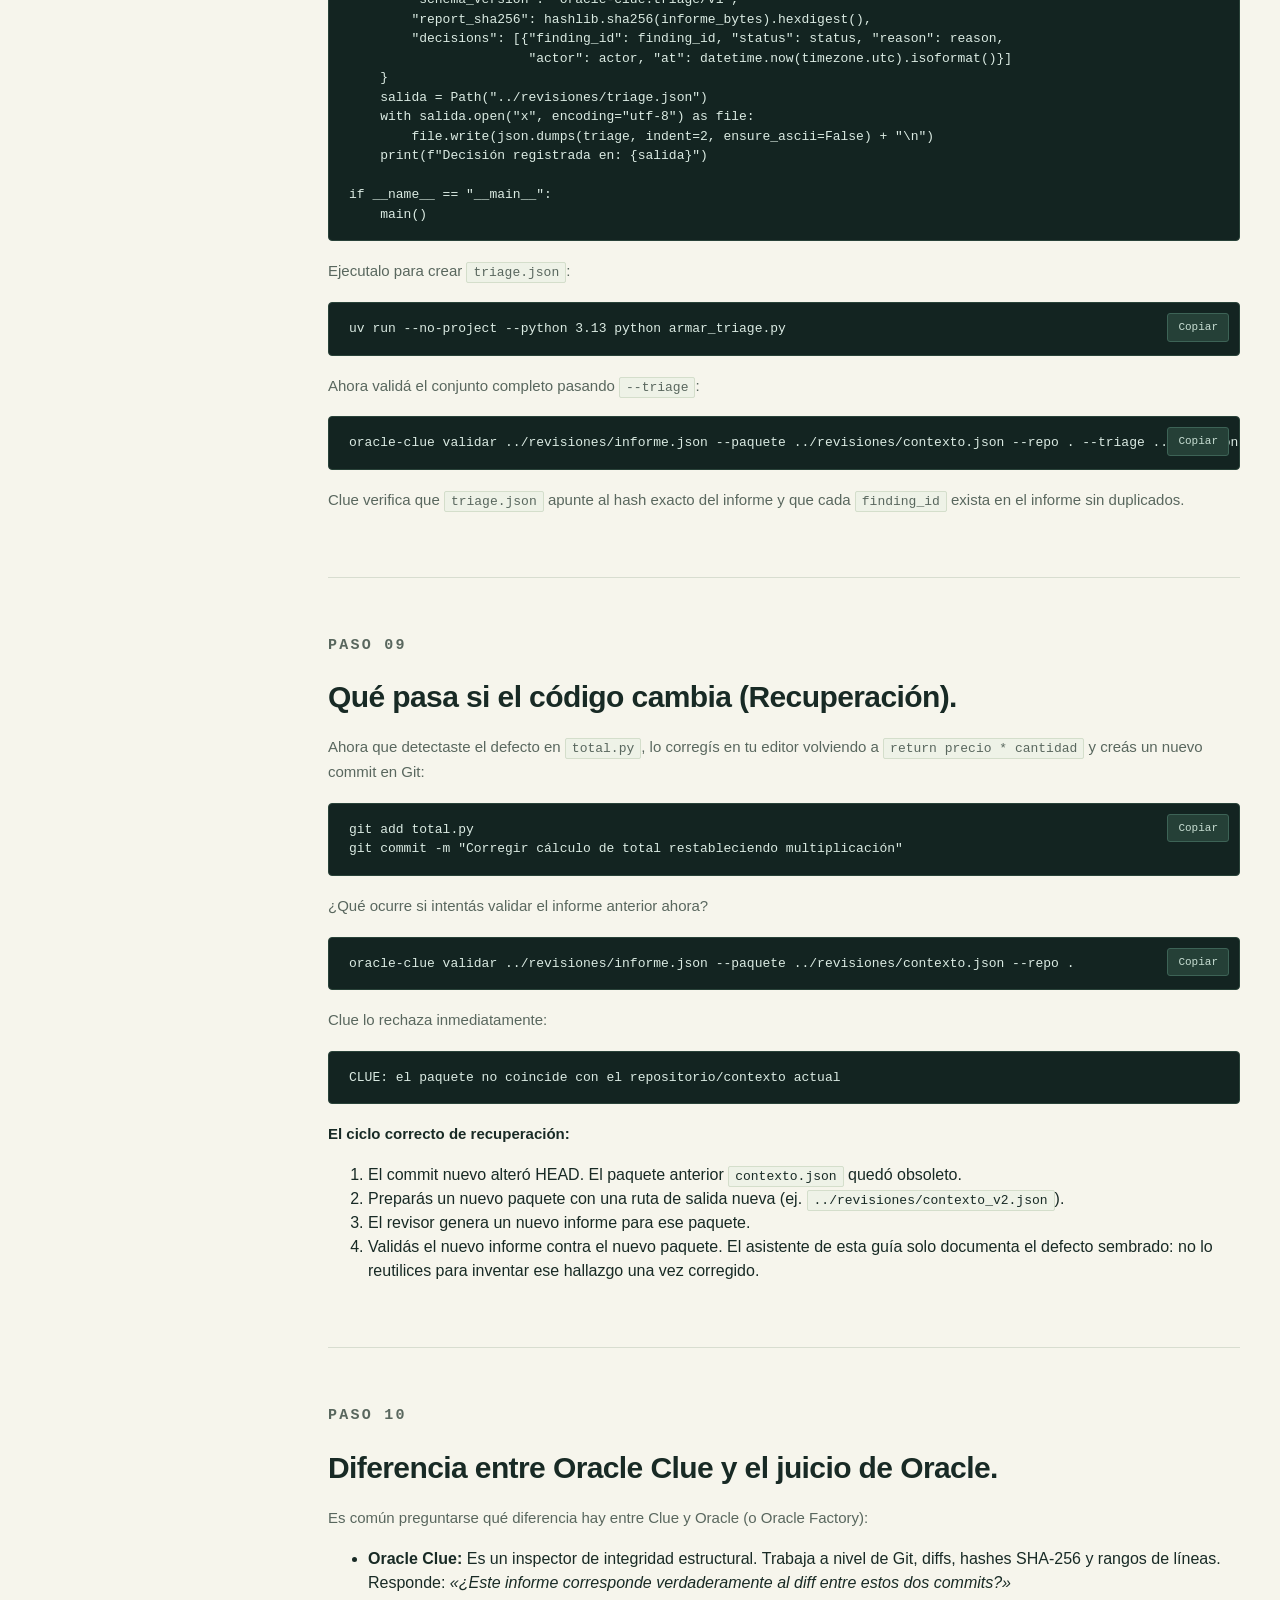
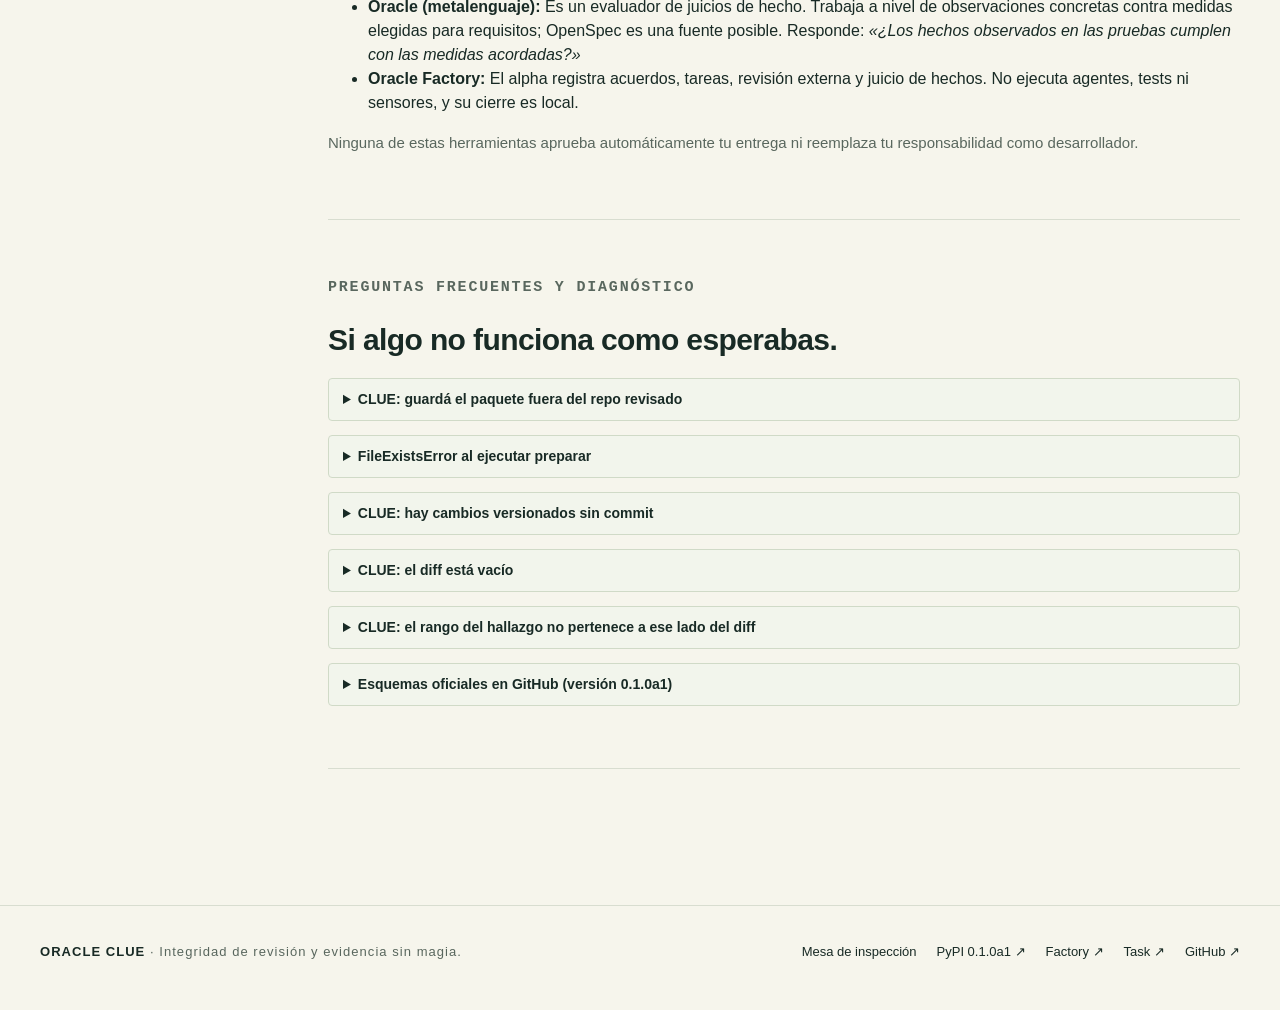
<file: docs/desde-cero.html>
<!doctype html>
<html lang="es">
<head>
  <meta charset="utf-8">
  <meta name="viewport" content="width=device-width, initial-scale=1">
  <meta name="description" content="Guía paso a paso desde cero para usar Oracle Clue 0.1.0a1: instalación con uv desde PyPI, preparación de paquetes de diff en repositorios locales y validación estricta de informes de revisión externos.">
  <meta name="theme-color" content="#132421">
  <title>Desde cero — Oracle Clue</title>
  <link rel="icon" href="./assets/favicon.svg" type="image/svg+xml">
  <link rel="stylesheet" href="./assets/style.css">
  <script src="./assets/guide.js" defer></script>
</head>
<body>
<a class="skip" href="#guia">Saltar a la guía</a>

<header class="topbar wrap">
  <a class="brand" href="./index.html" aria-label="Oracle Clue, inicio">
    <svg viewBox="0 0 32 32" aria-hidden="true">
      <rect width="32" height="32" rx="4" fill="#132421"/>
      <rect x="5" y="5" width="10" height="14" fill="#1e3630"/>
      <rect x="17" y="5" width="10" height="14" fill="#1e3630"/>
      <rect x="7" y="8" width="6" height="2" fill="#d46b5a"/>
      <rect x="7" y="12" width="4" height="2" fill="#738b82"/>
      <rect x="19" y="8" width="6" height="2" fill="#a2d6b5"/>
      <rect x="19" y="12" width="6" height="2" fill="#a2d6b5"/>
      <rect x="11" y="11" width="10" height="2" fill="#ebc36f"/>
      <rect x="11" y="19" width="10" height="2" fill="#ebc36f"/>
      <rect x="9" y="13" width="2" height="6" fill="#ebc36f"/>
      <rect x="21" y="13" width="2" height="6" fill="#ebc36f"/>
      <rect x="20" y="20" width="3" height="3" fill="#ebc36f"/>
      <rect x="22" y="22" width="3" height="3" fill="#c79947"/>
      <rect x="24" y="24" width="4" height="4" fill="#8c642d"/>
    </svg>
    <span>ORACLE <span class="brand-detail">CLUE 0.1.0a1</span></span>
  </a>
  <nav aria-label="Navegación principal">
    <a href="./index.html#mesa">Mesa de inspección</a>
    <a href="./index.html#contratos">Entrada y salida</a>
    <a href="./index.html#limites">Límites y realidades</a>
    <a href="./index.html#familia">Familia Oracle</a>
    <a href="./desde-cero.html" aria-current="page">Desde cero</a>
  </nav>
  <a class="repo-link" href="https://github.com/Segtem/oracle-clue" target="_blank" rel="noreferrer">Código abierto <span aria-hidden="true">↗</span></a>
</header>

<main class="wrap guide-page" id="guia">
  <div class="guide-heading">
    <p class="eyebrow"><span class="signal green"></span> TU PRIMER PAQUETE Y VALIDACIÓN / PASO A PASO</p>
    <h1>Clue,<br><em>desde cero.</em></h1>
    <p>Instalá Oracle Clue con <code>uv</code>, creá un repositorio Git temporal desde tu terminal, introducí un defecto visible, prepará un paquete de revisión y validá la correspondencia exacta de un informe técnico.</p>
    <div class="guide-badges">
      <span>Windows · macOS · Linux</span>
      <span>Con uv + paquete publicado en PyPI</span>
      <span>Ejemplo local · Sin llamadas a IA</span>
    </div>
  </div>

  <div class="guide-layout">
    <aside class="guide-nav" aria-label="Pasos de la guía">
      <a href="#antes" class="active">Antes de empezar</a>
      <a href="#instalar">1. Instalar herramientas</a>
      <a href="#crear-repo">2. Crear repositorio</a>
      <a href="#sembrar-defecto">3. Sembrar defecto</a>
      <a href="#contexto">4. Agregar contexto</a>
      <a href="#preparar">5. Preparar paquete</a>
      <a href="#informe">6. Redactar informe</a>
      <a href="#validar">7. Validar informe</a>
      <a href="#triage">8. Registrar triage</a>
      <a href="#recuperacion">9. Si el código cambia</a>
      <a href="#diferencia">10. Clue vs Oracle</a>
      <a href="#problemas">Si algo no funciona</a>
    </aside>

    <div class="guide-content">
      <section id="antes">
        <p class="eyebrow">CONCEPTOS Y FRONTERAS</p>
        <h2>Antes de empezar: qué hace y qué NO hace Clue.</h2>
        <p>Vamos a trabajar con un programa mínimo en Python: una función de cálculo de totales en <code>total.py</code>. La guía se verifica en Linux; las variantes Windows/macOS se inspeccionan, sin piloto con una persona principiante. No hace falta clonar el código fuente de Oracle Clue; lo instalaremos como una herramienta de terminal independiente mediante <code>uv</code>.</p>
        <p>Una <strong>terminal</strong> es una ventana para escribir comandos: PowerShell en Windows, Terminal en macOS o cualquier terminal en Linux. Un <strong>editor de texto plano</strong> (como <a href="https://code.visualstudio.com/download" target="_blank" rel="noreferrer">Visual Studio Code</a>) permite editar código y archivos JSON y guardarlos como texto UTF-8. En el editor elegí Archivo → Abrir carpeta para abrir laboratorio-clue cuando lo crees. En Windows activá las extensiones de nombre de archivo para evitar total.py.txt. Cada bloque que define un archivo es contenido para pegar en el editor; los bloques de comandos se ejecutan en la terminal. <strong>Git</strong> conserva las versiones de los archivos.</p>

        <div class="guide-callout warning">
          <strong>Frontera fundamental de Clue 0.1.0a1</strong>
          <p><strong>Oracle Clue NO llama a modelos de inteligencia artificial ni busca defectos automáticamente.</strong> Tampoco aprueba código ni garantiza que esté libre de errores. Clue comprueba dos cosas sobre el contexto seleccionado: que el paquete de contexto represente exactamente los commits de Git sin omisiones silenciosas, y que el informe técnico señale líneas dentro de los rangos del diff, que también incluyen contexto sin modificar. La revisión y aprobación final siempre corresponden a una persona capacitada.</p>
        </div>
      </section>

      <section id="instalar">
        <p class="step-kicker">PASO 01</p>
        <h2>Instalá las herramientas necesarias.</h2>
        <p>Asegurate de tener <a href="https://git-scm.com/install/" target="_blank" rel="noreferrer">Git instalado</a>. Luego instalá <strong>uv</strong>, el gestor moderno de paquetes de Python, según tu sistema operativo:</p>

        <details>
          <summary>Windows · PowerShell</summary>
          <div class="code-block">
            <pre><code>powershell -ExecutionPolicy ByPass -c "irm https://astral.sh/uv/install.ps1 | iex"</code></pre>
            <button class="copy-code" type="button">Copiar</button>
          </div>
        </details>

        <details>
          <summary>macOS o Linux · Terminal</summary>
          <div class="code-block">
            <pre><code>curl -LsSf https://astral.sh/uv/install.sh | sh</code></pre>
            <button class="copy-code" type="button">Copiar</button>
          </div>
          <p>Alternativa con wget si no tenés curl:</p>
          <div class="code-block">
            <pre><code>wget -qO- https://astral.sh/uv/install.sh | sh</code></pre>
            <button class="copy-code" type="button">Copiar</button>
          </div>
        </details>

        <p>Cerrá y volvé a abrir tu terminal. Comprobá que las herramientas respondan:</p>
        <div class="code-block">
          <pre><code>git --version
uv --version</code></pre>
          <button class="copy-code" type="button">Copiar</button>
        </div>

        <p>Instalá Python 3.13 e instalá Oracle Clue desde PyPI en un entorno aislado con <code>uv tool</code>:</p>
        <div class="code-block">
          <pre><code>uv python install 3.13
uv tool install --python 3.13 oracle-clue==0.1.0a1
uv tool update-shell</code></pre>
          <button class="copy-code" type="button">Copiar</button>
        </div>

        <p>Volvé a abrir tu terminal y comprobá que Clue esté disponible:</p>
        <div class="code-block">
          <pre><code>oracle-clue --version</code></pre>
          <button class="copy-code" type="button">Copiar</button>
        </div>
        <p>Esperamos la salida exacta: <code>oracle-clue 0.1.0a1</code>.</p>

        <p><em>Nota:</em> También podés ejecutar Clue sin instalación permanente usando <code>uvx --from oracle-clue==0.1.0a1 oracle-clue --help</code>.</p>
      </section>

      <section id="crear-repo">
        <p class="step-kicker">PASO 02</p>
        <h2>Creá un repositorio de prueba nuevo.</h2>
        <p>Creá una carpeta vacía para tu prueba en tu directorio de trabajo (por ejemplo en tu carpeta personal). No clones el repositorio de Clue:</p>

        <div class="code-block">
          <pre><code>mkdir laboratorio-clue
cd laboratorio-clue
git init</code></pre>
          <button class="copy-code" type="button">Copiar</button>
        </div>

        <p>Configurá una identidad local de Git para este repositorio:</p>
        <div class="code-block">
          <pre><code>git config user.name "Tu Nombre"
git config user.email "tu-correo@example.invalid"</code></pre>
          <button class="copy-code" type="button">Copiar</button>
        </div>

        <p>Abrí la carpeta <code>laboratorio-clue</code> en tu editor de texto. Creá un archivo llamado <code>total.py</code> con este contenido inicial completo:</p>
        <div class="code-block">
          <pre><code>def calcular_total(precio: float, cantidad: int) -> float:
    return precio * cantidad
</code></pre>
          <button class="copy-code" type="button">Copiar</button>
        </div>

        <p>Guardá el archivo y creá el <strong>primer commit</strong> (que servirá como base):</p>
        <div class="code-block">
          <pre><code>git add total.py
git commit -m "Implementar cálculo de total original"</code></pre>
          <button class="copy-code" type="button">Copiar</button>
        </div>

        <div class="guide-callout">
          <strong>¿Por qué necesitamos dos commits en Git?</strong>
          <p>Clue compara dos estados confirmados en el historial de Git (un commit <code>base</code> y el commit <code>HEAD</code>). Un repositorio nuevo con un solo commit no tiene un commit padre con el que comparar diferencias. Por eso Clue requiere que exista un commit base que difiera de HEAD.</p>
        </div>
      </section>

      <section id="sembrar-defecto">
        <p class="step-kicker">PASO 03</p>
        <h2>Introducí un cambio con un defecto real y visible.</h2>
        <p>En tu editor, abrí <code>total.py</code> y modificá la línea 2: reemplazá el operador de multiplicación <code>*</code> por el de suma <code>+</code>. El archivo completo debe quedar así:</p>

        <div class="code-block">
          <pre><code>def calcular_total(precio: float, cantidad: int) -> float:
    return precio + cantidad
</code></pre>
          <button class="copy-code" type="button">Copiar</button>
        </div>

        <p>El error es evidente: si compramos 3 unidades a $10.0, la función devolverá <code>13.0</code> en lugar de <code>30.0</code>.</p>
        <p>Guardá el archivo y confirmá el <strong>segundo commit</strong> (que será tu HEAD):</p>

        <div class="code-block">
          <pre><code>git add total.py
git commit -m "Modificar cálculo de total con defecto sembrado"</code></pre>
          <button class="copy-code" type="button">Copiar</button>
        </div>

        <p>Comprobá que el árbol de trabajo esté completamente limpio:</p>
        <div class="code-block">
          <pre><code>git status</code></pre>
          <button class="copy-code" type="button">Copiar</button>
        </div>
        <p>Debe indicar que no quedan cambios por confirmar (el texto puede estar traducido). Para comprobarlo sin depender del idioma, <code>git status --porcelain</code> no debe imprimir nada en este ejemplo.</p>

        <div class="guide-callout warning">
          <strong>La exigencia de un árbol limpio</strong>
          <p>Clue revisa commits reales. Si hay cambios locales sin confirmar o archivos modificados en stage, Clue se detiene con el error: <code>CLUE: hay cambios versionados sin commit; confirmalos o usá un checkout limpio</code>. Esto previene presentar como revisado código que aún no forma parte del historial trazable. Archivos ignorados por <code>.gitignore</code> o no versionados tampoco entran al diff.</p>
        </div>
      </section>

      <section id="contexto">
        <p class="step-kicker">PASO 04</p>
        <h2>Agregá un archivo de contexto explicativo.</h2>
        <p>Clue permite adjuntar archivos del repositorio para que el revisor conozca las especificaciones o reglas de negocio sin tener que clonar todo el proyecto. Creá en la raíz del repo un archivo llamado <code>especificacion.md</code>:</p>

        <div class="code-block">
          <pre><code># Especificación de Cálculo
El total debe calcularse como el producto aritmético del precio unitario por la cantidad.
</code></pre>
          <button class="copy-code" type="button">Copiar</button>
        </div>

        <p>Podés dejarlo en el árbol o commitearlo. Para este ejemplo, lo commiteamos:</p>
        <div class="code-block">
          <pre><code>git add especificacion.md
git commit -m "Agregar especificación de cálculo"</code></pre>
          <button class="copy-code" type="button">Copiar</button>
        </div>

        <p>Las rutas pasadas a <code>--contexto</code> se resuelven siempre desde la raíz del repo y no pueden apuntar a enlaces simbólicos ni a archivos de más de 256 KB.</p>
      </section>

      <section id="preparar">
        <p class="step-kicker">PASO 05</p>
        <h2>Prepará el paquete de revisión.</h2>
        <p>Creá una carpeta <strong>fuera</strong> de tu repositorio para guardar los artefactos de la revisión (por ejemplo, en la carpeta superior):</p>

        <details>
          <summary>Comando según tu sistema operativo</summary>
          <div class="code-block">
            <pre><code>mkdir ../revisiones</code></pre>
            <button class="copy-code" type="button">Copiar</button>
          </div>
        </details>

        <p>Ahora ejecutá <code>oracle-clue preparar</code>. Comparamos contra <code>HEAD~2</code> (el commit previo a los cambios de código y especificación), o podés usar el hash del primer commit:</p>

        <div class="code-block">
          <pre><code>oracle-clue preparar --repo . --base HEAD~2 --contexto especificacion.md --salida ../revisiones/contexto.json</code></pre>
          <button class="copy-code" type="button">Copiar</button>
        </div>

        <p>Esperamos la salida:</p>
        <div class="code-block">
          <pre><code>Paquete preparado: ../revisiones/contexto.json; omisiones: 0. No es un informe de revisión.</code></pre>
        </div>

        <div class="guide-callout">
          <strong>Reglas obligatorias de <code>--salida</code></strong>
          <p>1. <strong>Fuera del repositorio:</strong> Si intentás guardar el archivo dentro de la carpeta del repo, Clue arrojará el error <code>CLUE: guardá el paquete fuera del repo revisado</code>.<br>
          2. <strong>Archivo nuevo:</strong> Clue abre el destino en modo exclusivo (<code>'x'</code>). Si <code>contexto.json</code> ya existía, fallará para evitar sobreescrituras accidentales de paquetes previos.<br>
          3. <strong>Stdout por defecto:</strong> Si no especificás <code>--salida</code>, Clue imprime el JSON directamente por terminal.</p>
        </div>

        <p>Abrí <code>../revisiones/contexto.json</code> en tu editor. Observá los campos clave:</p>
        <ul>
          <li><code>diff_sha256</code>: Hash criptográfico SHA-256 del diff raw de Git.</li>
          <li><code>context_sha256</code>: Huella de la representación compacta del paquete antes de agregar el propio campo context_sha256; incluye diff, textos, contextos, omisiones y metadatos.</li>
          <li><code>files</code>: Muestra los archivos modificados, su texto anterior (<code>base_text</code>), su texto actual (<code>head_text</code>), el parche unificado y los rangos de línea <code>ranges</code>:
            <br><code>"ranges": { "base": [[1, 2]], "head": [[1, 2]] }</code>.</li>
          <li><code>limitations</code>: Clue declara de forma explícita que preparar contexto no ejecuta revisiones de IA ni aprobación humana.</li>
        </ul>

        <div class="guide-callout warning">
          <strong>Límites técnicos estrictos de Clue</strong>
          <p>• Máximo <strong>200 archivos</strong> en el diff.<br>
          • Máximo <strong>256 KB</strong> por archivo o blob de contexto.<br>
          • Máximo <strong>1 MB</strong> para el paquete serializado compacto.<br>
          • Omisión automática de credenciales conocidas (<code>.env</code>, <code>.ssh</code>, <code>id_rsa</code>, <code>*.pem</code>, <code>*.key</code>) y de archivos binarios.<br>
          • <strong>Seguridad:</strong> El filtro de nombres no garantiza ausencia de secretos en otros archivos normales. El operador debe revisar el contenido de <code>contexto.json</code> antes de entregarlo a un tercero. Clue no envía datos a internet.</p>
        </div>
      </section>

      <section id="informe">
        <p class="step-kicker">PASO 06</p>
        <h2>Redactá el informe de revisión (Asistente Python).</h2>
        <p>Un revisor técnico (humano o modelo externo) lee <code>contexto.json</code> y genera un informe conforme a <a href="https://github.com/Segtem/oracle-clue/blob/v0.1.0a1/docs/hallazgos.schema.json" target="_blank" rel="noreferrer">hallazgos.schema.json</a>.</p>

        <p>Para no tener que copiar manualmente los hashes SHA-256 ni recurrir a comandos opacos de terminal, creamos un archivo Python completo y transparente llamado <code>armar_informe.py</code> en la raíz de tu proyecto. <strong>Este script es un simple asistente de documentación para armar el JSON; Clue no genera hallazgos automáticamente.</strong></p>

        <p>Creá el archivo <code>armar_informe.py</code> en tu editor con este código completo:</p>

        <div class="code-block">
          <pre><code>"""Asistente documental para generar informe.json de ejemplo.
Lee contexto.json real y arma un informe conforme a hallazgos.schema.json.
Clue NO produce hallazgos automáticamente; este script es solo un facilitador."""
from pathlib import Path
import json

def main():
    paquete_path = Path("../revisiones/contexto.json").resolve()
    if not paquete_path.exists():
        raise SystemExit(f"No se encontró {paquete_path}. Ejecutá el paso 5 primero.")

    bundle = json.loads(paquete_path.read_text(encoding="utf-8"))

    cambiado = next((item for item in bundle["files"] if item["file"] == "total.py"), None)
    if not cambiado or len(cambiado["head_text"].splitlines()) &lt; 2 or cambiado["head_text"].splitlines()[1].strip() != "return precio + cantidad":
        raise SystemExit("Este asistente solo documenta el defecto de este ejemplo; revisá el paquete antes de generar otro informe.")

    informe = {
        "schema_version": "oracle-clue.review/v1",
        "repo": bundle["repo"],
        "base": bundle["base"],
        "head": bundle["head"],
        "diff_sha256": bundle["diff_sha256"],
        "context_sha256": bundle["context_sha256"],
        "provider": {
            "name": "Revisor humano de ejemplo",
            "model": None
        },
        "review_status": "completo",
        "limitations": [],
        "findings": [
            {
                "id": "HALLAZGO-01",
                "kind": "bug",
                "severity": "alta",
                "confidence": 1.0,
                "title": "Operación de suma en lugar de multiplicación",
                "explanation": "calcular_total devuelve precio + cantidad en lugar de precio * cantidad.",
                "location": {
                    "file": "total.py",
                    "side": "head",
                    "start_line": 2,
                    "end_line": 2
                },
                "trigger": "Llamar con precio=10.0 y cantidad=3 devuelve 13.0 en vez de 30.0.",
                "evidence": "Línea 2 en head_text: return precio + cantidad",
                "related_requirement": None,
                "status": "pendiente",
                "verification": "Ejecutar una prueba unitaria: assert calcular_total(10.0, 3) == 30.0"
            }
        ]
    }

    salida = Path("../revisiones/informe.json")
    with salida.open("x", encoding="utf-8") as file:
        file.write(json.dumps(informe, indent=2, ensure_ascii=False) + "\n")
    print(f"Informe redactado con éxito en: {salida}")

if __name__ == "__main__":
    main()
</code></pre>
          <button class="copy-code" type="button">Copiar</button>
        </div>

        <p>Ejecutá el asistente desde tu terminal:</p>
        <div class="code-block">
          <pre><code>uv run --no-project --python 3.13 python armar_informe.py</code></pre>
          <button class="copy-code" type="button">Copiar</button>
        </div>

        <div class="guide-callout">
          <strong>Por qué <code>status: "pendiente"</code> es obligatorio</strong>
          <p>El schema <code>hallazgos.schema.json</code> exige que todo hallazgo emitido por un revisor esté en estado <code>pendiente</code>. Ningún modelo de IA ni revisor externo puede marcar un hallazgo como aprobado, corregido o descartado en este archivo. Esas decisiones pertenecen exclusivamente al registro de decisiones.</p>
        </div>
      </section>

      <section id="validar">
        <p class="step-kicker">PASO 07</p>
        <h2>Validá la integridad del informe con Clue.</h2>
        <p>Llegó el momento de ejecutar la validación de Clue. Este comando conecta el informe con el paquete y con el estado vivo de tu repositorio:</p>

        <div class="code-block">
          <pre><code>oracle-clue validar ../revisiones/informe.json --paquete ../revisiones/contexto.json --repo .</code></pre>
          <button class="copy-code" type="button">Copiar</button>
        </div>

        <p>Esperamos la respuesta exitosa:</p>
        <div class="code-block">
          <pre><code>Formato y vigencia verificados. No confirma los hallazgos ni autentica al revisor o al actor humano.</code></pre>
        </div>

        <p>¿Qué comprobó Clue exactamente?</p>
        <ol>
          <li>Volvió a recolectar el contexto y comprobó que su estructura completa coincida con el paquete. Eso detecta discrepancias en las entradas seleccionadas; no autentica al autor ni demuestra que ningún archivo fuera de ese alcance haya cambiado.</li>
          <li>Validó <code>informe.json</code> contra <code>hallazgos.schema.json</code>.</li>
          <li>Comprobó que <code>diff_sha256</code> y <code>context_sha256</code> en el informe coincidan con el paquete.</li>
          <li>Comprobó que el hallazgo apunte a <code>total.py</code>, del lado <code>head</code>, entre las líneas 2 y 2, y que ese rango pertenezca a un hunk del diff. Un hunk también incluye líneas de contexto sin modificar; Clue no prueba que el defecto exista ni que haya sido introducido por el cambio.</li>
        </ol>

        <h3>Comprobación didáctica: ¿Cómo rechaza Clue una ubicación fuera del diff?</h3>
        <p>Para comprobar que la validación es real y estricta, abrí <code>../revisiones/informe.json</code> en tu editor y cambiá la ubicación a una línea fuera de todos los rangos del paquete:</p>
        <div class="code-block">
          <pre><code>"start_line": 999,
"end_line": 999</code></pre>
        </div>
        <p>Guardá y volvé a ejecutar <code>oracle-clue validar</code>:</p>
        <div class="code-block">
          <pre><code>oracle-clue validar ../revisiones/informe.json --paquete ../revisiones/contexto.json --repo .</code></pre>
          <button class="copy-code" type="button">Copiar</button>
        </div>
        <p>Clue se detiene con error de inmediato:</p>
        <div class="code-block">
          <pre><code>CLUE: el rango del hallazgo no pertenece a ese lado del diff</code></pre>
        </div>
        <p>Volvé a poner <code>start_line: 2, end_line: 2</code> en <code>informe.json</code> antes de continuar.</p>
      </section>

      <section id="triage">
        <p class="step-kicker">PASO 08</p>
        <h2>Registrá las decisiones humanas por separado (Opcional).</h2>
        <p>Las decisiones humanas sobre qué hacer con cada hallazgo se guardan por separado según <a href="https://github.com/Segtem/oracle-clue/blob/v0.1.0a1/docs/triage.schema.json" target="_blank" rel="noreferrer">triage.schema.json</a>. Esto permite que el informe técnico original se conserve sin sobrescribirlo.</p>

        <p>Creá un script <code>armar_triage.py</code> para calcular el hash exacto del archivo <code>informe.json</code> y registrar una decisión que hayas tomado. Este paso es opcional: si todavía no hay una decisión, omitilo. El código sigue con el defecto; no lo declares corregido antes de corregirlo. Clue comprueba los campos y su enlace, sin verificar que la acción declarada se haya realizado:</p>

        <div class="code-block">
          <pre><code>&quot;&quot;&quot;Asistente externo para registrar decisiones explícitas, sin aprobar ni corregir código.&quot;&quot;&quot;
import hashlib
from datetime import datetime, timezone
import json
from pathlib import Path

def main():
    informe_path = Path(&quot;../revisiones/informe.json&quot;)
    informe_bytes = informe_path.read_bytes()
    informe = json.loads(informe_bytes)
    print(&quot;Este asistente registra tu decisión; no verifica que sea correcta ni ejecuta correcciones.&quot;)
    finding_id = input(&quot;Id del hallazgo sobre el que decidiste: &quot;).strip()
    if finding_id not in {item[&quot;id&quot;] for item in informe[&quot;findings&quot;]}:
        raise SystemExit(&quot;Ese id no pertenece al informe.&quot;)
    status = input(&quot;Decisión ya tomada (corregido, descartado o riesgo_aceptado): &quot;).strip()
    if status not in {&quot;corregido&quot;, &quot;descartado&quot;, &quot;riesgo_aceptado&quot;}:
        raise SystemExit(&quot;No hay decisión válida; no se creó el registro.&quot;)
    reason = input(&quot;Motivo y evidencia de la decisión: &quot;).strip()
    actor = input(&quot;Tu nombre: &quot;).strip()
    if not reason or not actor:
        raise SystemExit(&quot;Falta motivo o responsable; no se creó el registro.&quot;)
    triage = {
        &quot;schema_version&quot;: &quot;oracle-clue.triage/v1&quot;,
        &quot;report_sha256&quot;: hashlib.sha256(informe_bytes).hexdigest(),
        &quot;decisions&quot;: [{&quot;finding_id&quot;: finding_id, &quot;status&quot;: status, &quot;reason&quot;: reason,
                       &quot;actor&quot;: actor, &quot;at&quot;: datetime.now(timezone.utc).isoformat()}]
    }
    salida = Path(&quot;../revisiones/triage.json&quot;)
    with salida.open(&quot;x&quot;, encoding=&quot;utf-8&quot;) as file:
        file.write(json.dumps(triage, indent=2, ensure_ascii=False) + &quot;\n&quot;)
    print(f&quot;Decisión registrada en: {salida}&quot;)

if __name__ == &quot;__main__&quot;:
    main()
</code></pre>
          <button class="copy-code" type="button">Copiar</button>
        </div>

        <p>Ejecutalo para crear <code>triage.json</code>:</p>
        <div class="code-block">
          <pre><code>uv run --no-project --python 3.13 python armar_triage.py</code></pre>
          <button class="copy-code" type="button">Copiar</button>
        </div>

        <p>Ahora validá el conjunto completo pasando <code>--triage</code>:</p>
        <div class="code-block">
          <pre><code>oracle-clue validar ../revisiones/informe.json --paquete ../revisiones/contexto.json --repo . --triage ../revisiones/triage.json</code></pre>
          <button class="copy-code" type="button">Copiar</button>
        </div>
        <p>Clue verifica que <code>triage.json</code> apunte al hash exacto del informe y que cada <code>finding_id</code> exista en el informe sin duplicados.</p>
      </section>

      <section id="recuperacion">
        <p class="step-kicker">PASO 09</p>
        <h2>Qué pasa si el código cambia (Recuperación).</h2>
        <p>Ahora que detectaste el defecto en <code>total.py</code>, lo corregís en tu editor volviendo a <code>return precio * cantidad</code> y creás un nuevo commit en Git:</p>

        <div class="code-block">
          <pre><code>git add total.py
git commit -m "Corregir cálculo de total restableciendo multiplicación"</code></pre>
          <button class="copy-code" type="button">Copiar</button>
        </div>

        <p>¿Qué ocurre si intentás validar el informe anterior ahora?</p>
        <div class="code-block">
          <pre><code>oracle-clue validar ../revisiones/informe.json --paquete ../revisiones/contexto.json --repo .</code></pre>
          <button class="copy-code" type="button">Copiar</button>
        </div>
        <p>Clue lo rechaza inmediatamente:</p>
        <div class="code-block">
          <pre><code>CLUE: el paquete no coincide con el repositorio/contexto actual</code></pre>
        </div>

        <p><strong>El ciclo correcto de recuperación:</strong></p>
        <ol>
          <li>El commit nuevo alteró HEAD. El paquete anterior <code>contexto.json</code> quedó obsoleto.</li>
          <li>Preparás un nuevo paquete con una ruta de salida nueva (ej. <code>../revisiones/contexto_v2.json</code>).</li>
          <li>El revisor genera un nuevo informe para ese paquete.</li>
          <li>Validás el nuevo informe contra el nuevo paquete. El asistente de esta guía solo documenta el defecto sembrado: no lo reutilices para inventar ese hallazgo una vez corregido.</li>
        </ol>
      </section>

      <section id="diferencia">
        <p class="step-kicker">PASO 10</p>
        <h2>Diferencia entre Oracle Clue y el juicio de Oracle.</h2>
        <p>Es común preguntarse qué diferencia hay entre Clue y Oracle (o Oracle Factory):</p>
        <ul>
          <li><strong>Oracle Clue:</strong> Es un inspector de integridad estructural. Trabaja a nivel de Git, diffs, hashes SHA-256 y rangos de líneas. Responde: <em>«¿Este informe corresponde verdaderamente al diff entre estos dos commits?»</em></li>
          <li><strong>Oracle (metalenguaje):</strong> Es un evaluador de juicios de hecho. Trabaja a nivel de observaciones concretas contra medidas elegidas para requisitos; OpenSpec es una fuente posible. Responde: <em>«¿Los hechos observados en las pruebas cumplen con las medidas acordadas?»</em></li>
          <li><strong>Oracle Factory:</strong> El alpha registra acuerdos, tareas, revisión externa y juicio de hechos. No ejecuta agentes, tests ni sensores, y su cierre es local.</li>
        </ul>
        <p>Ninguna de estas herramientas aprueba automáticamente tu entrega ni reemplaza tu responsabilidad como desarrollador.</p>
      </section>

      <section id="problemas">
        <p class="eyebrow">PREGUNTAS FRECUENTES Y DIAGNÓSTICO</p>
        <h2>Si algo no funciona como esperabas.</h2>

        <details>
          <summary>CLUE: guardá el paquete fuera del repo revisado</summary>
          <p>El argumento <code>--salida</code> no puede apuntar a un archivo dentro de la carpeta que estás inspeccionando. Usá una ruta como <code>../contexto.json</code> o <code>/tmp/contexto.json</code>.</p>
        </details>

        <details>
          <summary>FileExistsError al ejecutar preparar</summary>
          <p>Clue crea los archivos de paquete en modo exclusivo (<code>'x'</code>) para proteger paquetes anteriores de ser sobreescritos accidentalmente. Elegí un nombre nuevo (ej. <code>contexto_v2.json</code>) para conservar el paquete anterior.</p>
        </details>

        <details>
          <summary>CLUE: hay cambios versionados sin commit</summary>
          <p>Tenés modificaciones sin guardar en Git. Ejecutá <code>git status</code>. Revisá esos cambios y guardalos en un commit si corresponden a la versión que querés revisar.</p>
        </details>

        <details>
          <summary>CLUE: el diff está vacío</summary>
          <p>Los commits elegidos no tienen diferencias de archivos; también puede pasar con commits distintos. Clue necesita revisar cambios reales entre dos commits distintos. Utilizá <code>HEAD~1</code> o el hash de un commit previo.</p>
        </details>

        <details>
          <summary>CLUE: el rango del hallazgo no pertenece a ese lado del diff</summary>
          <p>Las líneas <code>start_line</code> y <code>end_line</code> del informe deben caer dentro de los rangos del lado actual (<code>head</code>) o anterior (<code>base</code>) registrados en <code>contexto.json</code>. Los rangos también incluyen líneas de contexto que no cambiaron. El revisor debe justificar que el problema pertenece al cambio; Clue no demuestra esa relación.</p>
        </details>

        <details>
          <summary>Esquemas oficiales en GitHub (versión 0.1.0a1)</summary>
          <p>Podés consultar y descargar los contratos JSON Schema oficiales publicados en GitHub:</p>
          <ul>
            <li><a href="https://github.com/Segtem/oracle-clue/blob/v0.1.0a1/docs/hallazgos.schema.json" target="_blank" rel="noreferrer">hallazgos.schema.json (v0.1.0a1)</a></li>
            <li><a href="https://github.com/Segtem/oracle-clue/blob/v0.1.0a1/docs/triage.schema.json" target="_blank" rel="noreferrer">triage.schema.json (v0.1.0a1)</a></li>
            <li><a href="https://github.com/Segtem/oracle-clue/blob/v0.1.0a1/docs/arquitectura.md" target="_blank" rel="noreferrer">arquitectura.md (v0.1.0a1)</a></li>
          </ul>
        </details>
      </section>
    </div>
  </div>
</main>

<footer class="wrap">
  <a class="footer-brand" href="./index.html">ORACLE CLUE <span>· Integridad de revisión y evidencia sin magia.</span></a>
  <div>
    <a href="./index.html#mesa">Mesa de inspección</a>
    <a href="https://pypi.org/project/oracle-clue/0.1.0a1/" target="_blank" rel="noreferrer">PyPI 0.1.0a1 ↗</a>
    <a href="https://github.com/Segtem/oracle-factory" target="_blank" rel="noreferrer">Factory ↗</a>
    <a href="https://github.com/Segtem/oracle-task" target="_blank" rel="noreferrer">Task ↗</a>
    <a href="https://github.com/Segtem/oracle-clue" target="_blank" rel="noreferrer">GitHub ↗</a>
  </div>
</footer>

</body>
</html>
</file>
<file: docs/assets/style.css>
:root {
  --paper: #f6f5ec;
  --ink: #182a25;
  --muted: #59675e;
  --line: #d8ddd0;
  --green: #c0ec96;
  --mint: #a2d6b5;
  --dark: #132421;
  --yellow: #ebc36f;
  --brick: #d46b5a;
  --petrol: #213c38;
  --petrol-light: #2b4e47;
  --mono: "SFMono-Regular", Consolas, "Liberation Mono", Menlo, monospace;
  --sans: -apple-system, BlinkMacSystemFont, "Segoe UI", Roboto, Helvetica, Arial, sans-serif;
}

* {
  box-sizing: border-box;
}

html {
  scroll-behavior: smooth;
  scroll-padding-top: 24px;
}

body {
  margin: 0;
  background: var(--paper);
  color: var(--ink);
  font-family: var(--sans);
  line-height: 1.5;
  -webkit-font-smoothing: antialiased;
}

a {
  color: inherit;
}

button {
  font: inherit;
  cursor: pointer;
  touch-action: manipulation;
  -webkit-tap-highlight-color: transparent;
}

button:disabled {
  cursor: not-allowed;
  opacity: .35;
}

button:focus-visible,
a:focus-visible,
[tabindex]:focus-visible {
  outline: 3px solid #278f68;
  outline-offset: 3px;
}

.wrap {
  max-width: 1280px;
  margin: 0 auto;
  padding-left: 20px;
  padding-right: 20px;
}

@media (min-width: 768px) {
  .wrap {
    padding-left: 40px;
    padding-right: 40px;
  }
}

.skip {
  position: absolute;
  top: -60px;
  left: 20px;
  z-index: 100;
  background: var(--green);
  color: var(--dark);
  padding: 10px 16px;
  font-weight: 700;
  text-decoration: none;
  border-radius: 2px;
}

.skip:focus {
  top: 10px;
}

/* Topbar */
.topbar {
  min-height: 80px;
  display: flex;
  align-items: center;
  justify-content: space-between;
  border-bottom: 1px solid var(--line);
  gap: 20px;
  flex-wrap: wrap;
  padding-top: 10px;
  padding-bottom: 10px;
}

.brand {
  display: flex;
  gap: 12px;
  align-items: center;
  text-decoration: none;
  font-weight: 800;
  font-size: 14px;
  letter-spacing: .1em;
}

.brand svg {
  width: 34px;
  height: 34px;
  flex-shrink: 0;
}

.brand-detail {
  display: block;
  font-size: 10px;
  letter-spacing: .25em;
  font-weight: 600;
  color: var(--muted);
  margin-top: 2px;
}

.topbar nav {
  display: flex;
  gap: 24px;
  font-size: 14px;
  align-items: center;
  flex-wrap: wrap;
}

.topbar nav a,
.repo-link {
  text-decoration: none;
  color: var(--ink);
}

.topbar nav a:hover,
.repo-link:hover {
  text-decoration: underline;
  text-underline-offset: 4px;
}

.topbar nav a[aria-current="page"] {
  font-weight: 700;
  border-bottom: 2px solid var(--ink);
  padding-bottom: 2px;
}

.repo-link {
  font-family: var(--mono);
  font-size: 12px;
  border: 1px solid #b8c2b4;
  padding: 8px 14px;
  white-space: nowrap;
  border-radius: 3px;
  background: #ffffff55;
}

/* Eyebrows & Tags */
.eyebrow {
  font-family: var(--mono);
  font-size: 11px;
  letter-spacing: .12em;
  text-transform: uppercase;
  color: var(--muted);
  font-weight: 700;
  margin: 0 0 8px 0;
  display: flex;
  align-items: center;
  gap: 8px;
}

.signal {
  display: inline-block;
  width: 7px;
  height: 7px;
  background: var(--yellow);
  border-radius: 50%;
}

.signal.green {
  background: #4db368;
}

.signal.brick {
  background: var(--brick);
}

.demo-tag {
  font-family: var(--mono);
  font-size: 11px;
  background: #e5ece0;
  border: 1px solid #c2cdc0;
  padding: 4px 10px;
  border-radius: 3px;
  display: inline-flex;
  align-items: center;
  gap: 6px;
  letter-spacing: .05em;
}

.demo-tag span {
  width: 6px;
  height: 6px;
  background: #3c7d52;
  border-radius: 50%;
}

/* Hero */
.hero {
  padding-top: 48px;
  padding-bottom: 48px;
  display: grid;
  grid-template-columns: 1fr;
  gap: 28px;
  border-bottom: 1px solid var(--line);
}

@media (min-width: 900px) {
  .hero {
    grid-template-columns: 1.2fr 1fr;
    gap: 56px;
    align-items: center;
  }
}

.hero h1 {
  font-size: clamp(32px, 5.5vw, 54px);
  line-height: 1.08;
  font-weight: 850;
  letter-spacing: -0.03em;
  margin: 0;
}

.hero h1 em {
  font-style: italic;
  font-weight: 400;
}

.hero-copy p {
  font-size: clamp(16px, 1.8vw, 18px);
  color: var(--muted);
  line-height: 1.55;
  margin: 0 0 24px 0;
}

.hero-actions {
  display: flex;
  gap: 16px;
  flex-wrap: wrap;
  align-items: center;
}

.primary-btn {
  background: var(--dark);
  color: #fff;
  text-decoration: none;
  padding: 12px 22px;
  font-weight: 600;
  font-size: 14px;
  display: inline-flex;
  align-items: center;
  gap: 8px;
  border-radius: 3px;
  transition: transform .1s ease, background .15s ease;
}

.primary-btn:hover {
  background: var(--petrol);
  transform: translateY(-1px);
}

.secondary-btn {
  background: transparent;
  color: var(--ink);
  border: 1px solid #aeb8a9;
  text-decoration: none;
  padding: 11px 20px;
  font-weight: 600;
  font-size: 14px;
  border-radius: 3px;
  transition: background .15s ease;
}

.secondary-btn:hover {
  background: #eef2e7;
}

/* Workshop (Mesa de Inspección / Escena Pixel Art) */
.workshop {
  padding-top: 48px;
  padding-bottom: 64px;
  border-bottom: 1px solid var(--line);
}

.workshop-top {
  display: flex;
  justify-content: space-between;
  align-items: flex-end;
  margin-bottom: 20px;
  flex-wrap: wrap;
  gap: 16px;
}

.workshop-top h2 {
  font-size: clamp(22px, 3.2vw, 32px);
  font-weight: 800;
  margin: 0;
  letter-spacing: -0.02em;
}

.scene-scroll {
  background: var(--dark);
  border: 2px solid #28443b;
  border-radius: 4px;
  overflow-x: auto;
  -webkit-overflow-scrolling: touch;
  box-shadow: 0 6px 16px rgba(0, 0, 0, 0.12);
}

.scene-scroll:focus-visible {
  outline: 3px solid #3eb489;
  outline-offset: 4px;
}

#clue-scene {
  display: block;
  width: 100%;
  max-width: 1152px;
  height: auto;
  min-width: 760px;
  aspect-ratio: 1152 / 380;
  image-rendering: pixelated;
  image-rendering: crisp-edges;
  margin: 0 auto;
}

.tracker-strip {
  display: flex;
  align-items: center;
  justify-content: space-between;
  background: #233933;
  color: #d1ded7;
  font-family: var(--mono);
  font-size: 12px;
  padding: 10px 16px;
  border-radius: 0 0 3px 3px;
  margin-top: -2px;
  flex-wrap: wrap;
  gap: 12px;
}

.tracker-label {
  font-weight: 700;
  color: var(--yellow);
  display: inline-flex;
  align-items: center;
  gap: 8px;
}

.tracker-label i {
  display: inline-block;
  width: 8px;
  height: 8px;
  background: var(--yellow);
  font-style: normal;
}

#tracker-status {
  background: #152521;
  padding: 3px 8px;
  border-radius: 2px;
  border: 1px solid #365048;
  color: var(--mint);
}

/* Journey Controls */
.journey-controls {
  display: flex;
  align-items: center;
  justify-content: space-between;
  margin-top: 20px;
  flex-wrap: wrap;
  gap: 16px;
  background: #edf0e6;
  border: 1px solid #d2dbc9;
  padding: 12px 18px;
  border-radius: 4px;
}

.transport {
  display: flex;
  gap: 8px;
  align-items: center;
}

.icon-button {
  background: #fff;
  border: 1px solid #b6c4b2;
  border-radius: 3px;
  width: 36px;
  height: 36px;
  font-size: 16px;
  display: flex;
  align-items: center;
  justify-content: center;
  color: var(--ink);
  font-weight: 700;
  transition: background .15s ease;
}

.icon-button:hover:not(:disabled) {
  background: #f7faf3;
  border-color: #8c9e88;
}

.play-button {
  background: var(--dark);
  color: #fff;
  border: none;
  border-radius: 3px;
  height: 36px;
  padding: 0 16px;
  font-size: 13px;
  font-weight: 600;
  display: flex;
  align-items: center;
  gap: 8px;
}

.play-button:hover:not(:disabled) {
  background: var(--petrol);
}

.counter {
  font-family: var(--mono);
  font-size: 13px;
  font-weight: 700;
  color: var(--muted);
}

#motion-status {
  margin: 0;
  font-size: 13px;
  color: var(--muted);
}

/* Stations nav */
.stations {
  display: flex;
  overflow-x: auto;
  -webkit-overflow-scrolling: touch;
  gap: 6px;
  margin-top: 16px;
  padding-bottom: 6px;
}

.stations button {
  background: #fff;
  border: 1px solid var(--line);
  padding: 8px 14px;
  border-radius: 3px;
  font-size: 13px;
  font-weight: 600;
  white-space: nowrap;
  display: inline-flex;
  align-items: center;
  gap: 8px;
  color: var(--muted);
  transition: all .15s ease;
}

.stations button span {
  font-family: var(--mono);
  font-size: 11px;
  color: #7b8f80;
}

.stations button i {
  font-style: normal;
  color: var(--yellow);
}

.stations button:hover {
  background: #f7f9f3;
  color: var(--ink);
  border-color: #b0c0a9;
}

.stations button[aria-current="step"] {
  background: var(--dark);
  color: #fff;
  border-color: var(--dark);
}

.stations button[aria-current="step"] span {
  color: var(--mint);
}

/* Stage Detail */
.stage-detail {
  display: grid;
  grid-template-columns: 1fr;
  gap: 20px;
  margin-top: 20px;
}

@media (min-width: 900px) {
  .stage-detail {
    grid-template-columns: 1.3fr 1fr;
  }
}

.explanation {
  background: #fff;
  border: 1px solid var(--line);
  padding: 24px;
  border-radius: 4px;
  box-shadow: 0 2px 6px rgba(0, 0, 0, 0.04);
}

.stage-heading {
  display: flex;
  justify-content: space-between;
  align-items: center;
  margin-bottom: 12px;
  flex-wrap: wrap;
  gap: 8px;
}

.maturity {
  font-family: var(--mono);
  font-size: 11px;
  background: #edf3e7;
  color: #2e593a;
  border: 1px solid #c2dbbe;
  padding: 3px 8px;
  border-radius: 3px;
  font-weight: 600;
}

.maturity.planned {
  background: #fdf5e2;
  color: #73531b;
  border-color: #e5cb93;
}

.stage-detail h3 {
  font-size: 22px;
  margin: 0 0 12px 0;
  font-weight: 800;
}

.stage-copy {
  color: var(--muted);
  font-size: 15px;
  line-height: 1.6;
  margin: 0 0 20px 0;
}

.artifacts {
  display: grid;
  grid-template-columns: 1fr;
  gap: 12px;
  margin: 0;
}

@media (min-width: 540px) {
  .artifacts {
    grid-template-columns: 1fr 1fr;
  }
}

.artifacts div {
  background: #f7f8f3;
  border: 1px solid #e1e6db;
  padding: 12px 14px;
  border-radius: 3px;
}

.artifacts dt {
  font-family: var(--mono);
  font-size: 10px;
  font-weight: 700;
  letter-spacing: .1em;
  color: #647b6a;
  margin-bottom: 4px;
}

.artifacts dd {
  margin: 0;
  font-size: 13px;
  font-weight: 600;
  color: var(--ink);
}

.decision {
  background: #f8faf4;
  border: 1px solid #c8d8c2;
  padding: 24px;
  border-radius: 4px;
  display: flex;
  flex-direction: column;
}

.decision h4 {
  font-size: 18px;
  margin: 0 0 10px 0;
  font-weight: 750;
}

.decision p {
  font-size: 14px;
  color: var(--muted);
  line-height: 1.55;
  margin: 0 0 16px 0;
}

#decision-actions {
  display: flex;
  gap: 8px;
  flex-wrap: wrap;
  margin-top: auto;
}

.action-pill {
  background: #fff;
  border: 1px solid #adc1a5;
  padding: 7px 12px;
  font-size: 12px;
  font-weight: 600;
  border-radius: 3px;
  color: var(--ink);
  transition: all .15s ease;
}

.action-pill:hover {
  background: var(--dark);
  color: #fff;
  border-color: var(--dark);
}

#decision-feedback {
  margin-top: 12px;
  font-family: var(--mono);
  font-size: 12px;
  padding: 8px 10px;
  border-radius: 2px;
  min-height: 34px;
}

#decision-feedback.info {
  background: #e9f0e4;
  color: #264a2f;
  border: 1px solid #c2d6bc;
}

#decision-feedback.warn {
  background: #fdf3df;
  color: #724c13;
  border: 1px solid #ebd29f;
}

.simulation-note {
  font-size: 13px;
  color: var(--muted);
  background: #eef2e7;
  border-left: 3px solid #7c9883;
  padding: 12px 16px;
  margin-top: 20px;
  border-radius: 0 3px 3px 0;
  line-height: 1.5;
}

/* Sections */
.section-intro {
  margin-bottom: 36px;
}

.section-intro h2 {
  font-size: clamp(24px, 3.6vw, 36px);
  font-weight: 800;
  margin: 0 0 12px 0;
  letter-spacing: -0.02em;
}

.section-intro p {
  color: var(--muted);
  font-size: 16px;
  max-width: 760px;
  line-height: 1.6;
  margin: 0;
}

/* Kit Grid / Cards */
.kit-section {
  padding-top: 56px;
  padding-bottom: 64px;
  border-bottom: 1px solid var(--line);
}

.kit-grid {
  display: grid;
  grid-template-columns: 1fr;
  gap: 20px;
}

@media (min-width: 680px) {
  .kit-grid {
    grid-template-columns: repeat(2, 1fr);
  }
}

@media (min-width: 1040px) {
  .kit-grid {
    grid-template-columns: repeat(3, 1fr);
  }
}

.kit-item {
  background: #fff;
  border: 1px solid var(--line);
  padding: 24px;
  border-radius: 4px;
  display: flex;
  flex-direction: column;
  transition: transform .15s ease, border-color .15s ease;
}

.kit-item:hover {
  transform: translateY(-2px);
  border-color: #abbca5;
}

.kit-item .tool-icon {
  font-size: 20px;
  width: 40px;
  height: 40px;
  background: #f1f4eb;
  border: 1px solid #d5ded0;
  display: flex;
  align-items: center;
  justify-content: center;
  border-radius: 4px;
  margin-bottom: 16px;
  color: var(--petrol);
}

.kit-item h3 {
  font-size: 18px;
  margin: 0 0 8px 0;
  font-weight: 750;
  display: flex;
  align-items: center;
  justify-content: space-between;
}

.kit-item h3 span {
  font-size: 12px;
  font-weight: 500;
  color: var(--muted);
  font-family: var(--mono);
}

.kit-item p {
  font-size: 14px;
  color: var(--muted);
  line-height: 1.55;
  margin: 0 0 16px 0;
  flex-grow: 1;
}

.tool-status {
  font-family: var(--mono);
  font-size: 11px;
  padding: 4px 8px;
  border-radius: 3px;
  align-self: flex-start;
  font-weight: 600;
}

.tool-status.integrated {
  background: #eaf3e5;
  color: #2b5634;
  border: 1px solid #bcd8b5;
}

.tool-status.planned {
  background: #fbf5e6;
  color: #7b591b;
  border: 1px solid #ebd39c;
}

.tool-status.human-status {
  background: #eef3f7;
  color: #234b6b;
  border: 1px solid #bfd3e5;
}

/* Boundaries & Realities (Fronteras y Límites) */
.boundaries-section {
  padding-top: 56px;
  padding-bottom: 64px;
  border-bottom: 1px solid var(--line);
  background: #f1f0e6;
}

.reality-cards {
  display: grid;
  grid-template-columns: 1fr;
  gap: 20px;
}

@media (min-width: 768px) {
  .reality-cards {
    grid-template-columns: repeat(2, 1fr);
  }
}

.reality-card {
  background: #fff;
  border: 1px solid #d2dacb;
  padding: 22px;
  border-radius: 4px;
}

.reality-card.danger {
  border-left: 4px solid var(--brick);
}

.reality-card.warning {
  border-left: 4px solid var(--yellow);
}

.reality-card.success {
  border-left: 4px solid #3c8254;
}

.reality-card h3 {
  font-size: 16px;
  margin: 0 0 8px 0;
  font-weight: 750;
  display: flex;
  align-items: center;
  gap: 8px;
}

.reality-card p {
  font-size: 14px;
  color: var(--muted);
  line-height: 1.55;
  margin: 0;
}

/* Comparison / Inputs & Outputs */
.contracts-section {
  padding-top: 56px;
  padding-bottom: 64px;
  border-bottom: 1px solid var(--line);
}

.contract-table {
  width: 100%;
  border-collapse: collapse;
  background: #fff;
  border: 1px solid var(--line);
  border-radius: 4px;
  overflow: hidden;
  font-size: 14px;
}

.contract-table th,
.contract-table td {
  padding: 14px 18px;
  text-align: left;
  border-bottom: 1px solid var(--line);
}

.contract-table th {
  background: #f1f4ec;
  font-family: var(--mono);
  font-size: 12px;
  letter-spacing: .05em;
  color: var(--muted);
  font-weight: 700;
}

.contract-table code {
  font-family: var(--mono);
  font-size: 12px;
  background: #f2f5ed;
  padding: 2px 6px;
  border-radius: 2px;
  border: 1px solid #d7dfd1;
}

/* Guide specific */
.guide-page {
  padding-top: 48px;
  padding-bottom: 80px;
}

.guide-heading {
  margin-bottom: 40px;
  border-bottom: 1px solid var(--line);
  padding-bottom: 32px;
}

.guide-heading h1 {
  font-size: clamp(34px, 5.5vw, 56px);
  margin: 0 0 16px 0;
  font-weight: 850;
  letter-spacing: -0.03em;
  line-height: 1.05;
}

.guide-heading h1 em {
  font-style: italic;
  font-weight: 400;
}

.guide-heading p {
  font-size: 18px;
  color: var(--muted);
  max-width: 800px;
  margin: 0 0 20px 0;
  line-height: 1.55;
}

.guide-badges {
  display: flex;
  gap: 12px;
  flex-wrap: wrap;
}

.guide-badges span {
  font-family: var(--mono);
  font-size: 12px;
  background: #edf1e6;
  border: 1px solid #cbd5c3;
  padding: 6px 12px;
  border-radius: 3px;
  color: #3b5042;
}

.guide-layout {
  display: grid;
  grid-template-columns: 1fr;
  gap: 40px;
}

@media (min-width: 960px) {
  .guide-layout {
    grid-template-columns: 240px minmax(0, 1fr);
    gap: 48px;
  }
}

.guide-nav {
  display: none;
}

@media (min-width: 960px) {
  .guide-nav {
    display: flex;
    flex-direction: column;
    gap: 6px;
    position: sticky;
    top: 24px;
    align-self: start;
    font-size: 13px;
    max-height: calc(100vh - 48px);
    overflow-y: auto;
  }

  .guide-nav a {
    text-decoration: none;
    color: var(--muted);
    padding: 6px 10px;
    border-radius: 3px;
    transition: all .15s ease;
  }

  .guide-nav a:hover {
    color: var(--ink);
    background: #eef2e6;
  }

  .guide-nav a.active {
    color: var(--ink);
    font-weight: 700;
    background: #e6ede0;
    border-left: 3px solid #3c7d52;
  }
}

.guide-content {
  min-width: 0;
  overflow-wrap: anywhere;
}

.guide-content section {
  margin-bottom: 56px;
  border-bottom: 1px solid var(--line);
  padding-bottom: 48px;
}

.step-kicker {
  font-family: var(--mono);
  font-size: 11px;
  font-weight: 800;
  color: #3c7d52;
  letter-spacing: .15em;
  margin: 0 0 6px 0;
}

.guide-content h2 {
  font-size: clamp(22px, 3.2vw, 30px);
  margin: 0 0 16px 0;
  font-weight: 800;
  letter-spacing: -0.02em;
}

.guide-content p {
  font-size: 15px;
  color: var(--muted);
  line-height: 1.65;
  margin: 0 0 16px 0;
}

.guide-content p strong {
  color: var(--ink);
}

.guide-content code {
  font-family: var(--mono);
  font-size: 13px;
  background: #eef2e7;
  padding: 2px 6px;
  border-radius: 2px;
  border: 1px solid #d4decb;
}

.code-block {
  position: relative;
  margin: 18px 0;
  background: var(--dark);
  border: 1px solid #294239;
  border-radius: 4px;
  overflow: hidden;
}

.code-block pre {
  margin: 0;
  padding: 16px 20px;
  padding-right: 80px;
  overflow-x: auto;
  font-family: var(--mono);
  font-size: 13px;
  line-height: 1.5;
  color: #dbebe3;
}

.code-block pre code {
  overflow-wrap: normal;
  background: transparent;
  padding: 0;
  border: none;
  color: inherit;
}

.copy-code {
  position: absolute;
  top: 10px;
  right: 10px;
  background: #254037;
  color: #c7ddd2;
  border: 1px solid #3d6356;
  font-family: var(--mono);
  font-size: 11px;
  padding: 5px 10px;
  border-radius: 3px;
  cursor: pointer;
  transition: all .15s ease;
}

.copy-code:hover {
  background: #365b4f;
  color: #fff;
}

.copy-code.copied {
  background: #2c6843;
  color: #fff;
  border-color: #438f61;
}

.guide-callout {
  background: #eef4e8;
  border: 1px solid #bed6b3;
  border-left: 4px solid #3c7d52;
  padding: 16px 20px;
  border-radius: 0 4px 4px 0;
  margin: 20px 0;
}

.guide-callout strong {
  display: block;
  font-size: 14px;
  color: #1f4728;
  margin-bottom: 6px;
}

.guide-callout p {
  font-size: 14px;
  color: #3b5a41;
  margin: 0;
  line-height: 1.55;
}

.guide-callout.warning {
  background: #fdf5e2;
  border-color: #e5cb93;
  border-left-color: #b0811f;
}

.guide-callout.warning strong {
  color: #664a10;
}

.guide-callout.warning p {
  color: #5c4b22;
}

details {
  background: #f2f5ec;
  border: 1px solid #d0dac7;
  border-radius: 4px;
  margin: 14px 0;
  padding: 10px 14px;
}

details summary {
  font-weight: 600;
  font-size: 14px;
  cursor: pointer;
  color: var(--ink);
}

details[open] {
  padding-bottom: 14px;
}

details[open] summary {
  margin-bottom: 10px;
}

/* Footer */
footer {
  padding-top: 36px;
  padding-bottom: 48px;
  border-top: 1px solid var(--line);
  display: flex;
  justify-content: space-between;
  align-items: center;
  flex-wrap: wrap;
  gap: 20px;
  font-size: 13px;
  color: var(--muted);
}

.footer-brand {
  font-weight: 800;
  text-decoration: none;
  color: var(--ink);
  letter-spacing: .08em;
}

.footer-brand span {
  font-weight: 400;
  color: var(--muted);
}

footer div {
  display: flex;
  gap: 20px;
  align-items: center;
  flex-wrap: wrap;
}

footer a {
  text-decoration: none;
  color: var(--ink);
}

footer a:hover {
  text-decoration: underline;
}

/* Motion accessibility */
@media (prefers-reduced-motion: reduce) {
  html {
    scroll-behavior: auto;
  }
  .primary-btn,
  .kit-item {
    transition: none;
  }
}
</file>
